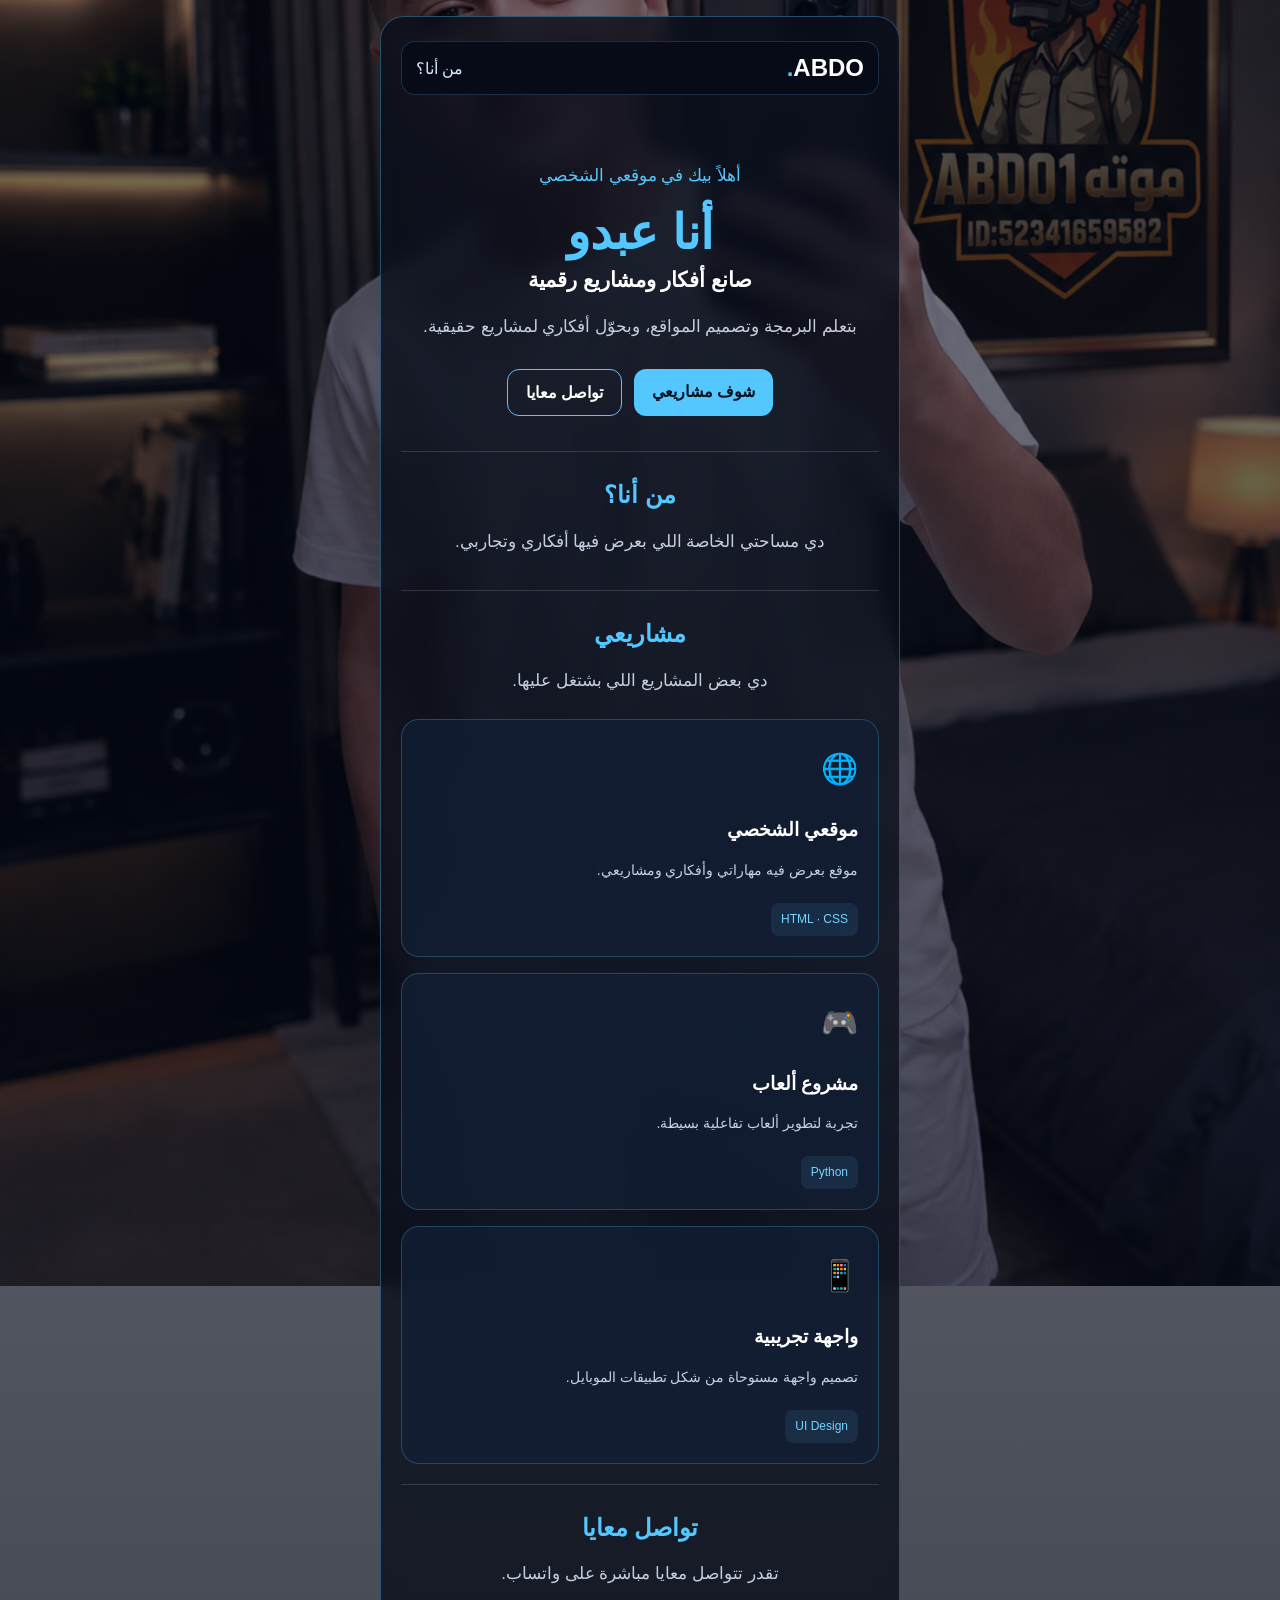
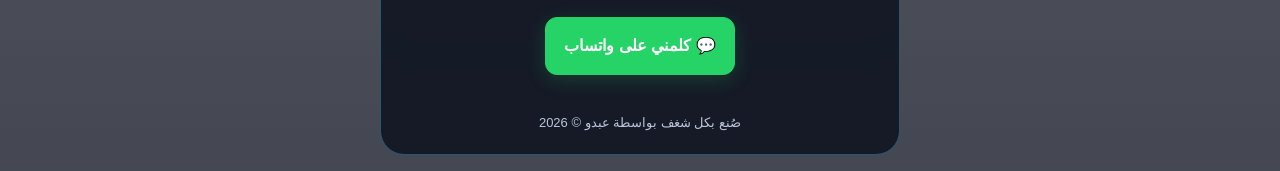
<file: index.html>
<!DOCTYPE html>
<html lang="ar" dir="rtl">
<head>
    <meta charset="UTF-8">
    <meta name="viewport" content="width=device-width, initial-scale=1.0">
    <meta name="theme-color" content="#080d1a">
    <title>عبدو | مطور ومصمم مواقع</title>
    <link rel="stylesheet" href="style.css">
</head>
<body>

    <main class="container">
        <nav class="navbar">
            <a href="#" class="logo">ABDO<span>.</span></a>
            <a href="about.html" class="nav-link">من أنا؟</a>
        </nav>

        <section class="hero">
            <p class="welcome">أهلاً بيك في موقعي الشخصي</p>

            <h1>أنا <span>عبدو</span></h1>

            <h2>صانع أفكار ومشاريع رقمية</h2>

            <p class="description">
                بتعلم البرمجة وتصميم المواقع،
                وبحوّل أفكاري لمشاريع حقيقية.
            </p>

            <div class="buttons">
                <a href="projects.html" class="btn primary">
                    شوف مشاريعي
                </a>
                <a href="#contact" class="btn secondary">
                    تواصل معايا
                </a>
            </div>
        </section>

        <section id="about" class="info">
            <h2>من أنا؟</h2>
            <p>دي مساحتي الخاصة اللي بعرض فيها أفكاري وتجاربي.</p>
        </section>

        <section id="projects" class="info">
            <h2>مشاريعي</h2>
            <p>دي بعض المشاريع اللي بشتغل عليها.</p>

            <div class="project-grid">
                <article class="project-card">
                    <span class="project-icon">🌐</span>
                    <h3>موقعي الشخصي</h3>
                    <p>موقع بعرض فيه مهاراتي وأفكاري ومشاريعي.</p>
                    <span class="project-tag">HTML · CSS</span>
                </article>

                <article class="project-card">
                    <span class="project-icon">🎮</span>
                    <h3>مشروع ألعاب</h3>
                    <p>تجربة لتطوير ألعاب تفاعلية بسيطة.</p>
                    <span class="project-tag">Python</span>
                </article>

                <article class="project-card">
                    <span class="project-icon">📱</span>
                    <h3>واجهة تجريبية</h3>
                    <p>تصميم واجهة مستوحاة من شكل تطبيقات الموبايل.</p>
                    <span class="project-tag">UI Design</span>
                </article>
            </div>
        </section>

        <section id="contact" class="info">
            <h2>تواصل معايا</h2>
            <p>تقدر تتواصل معايا مباشرة على واتساب.</p>
            <a class="btn whatsapp"
               href="https://wa.me/201285999485"
               target="_blank"
               rel="noopener noreferrer">
                💬 كلمني على واتساب
            </a>
        </section>

        <footer>صُنع بكل شغف بواسطة عبدو © 2026</footer>
    </main>

</body>
</html>
</file>
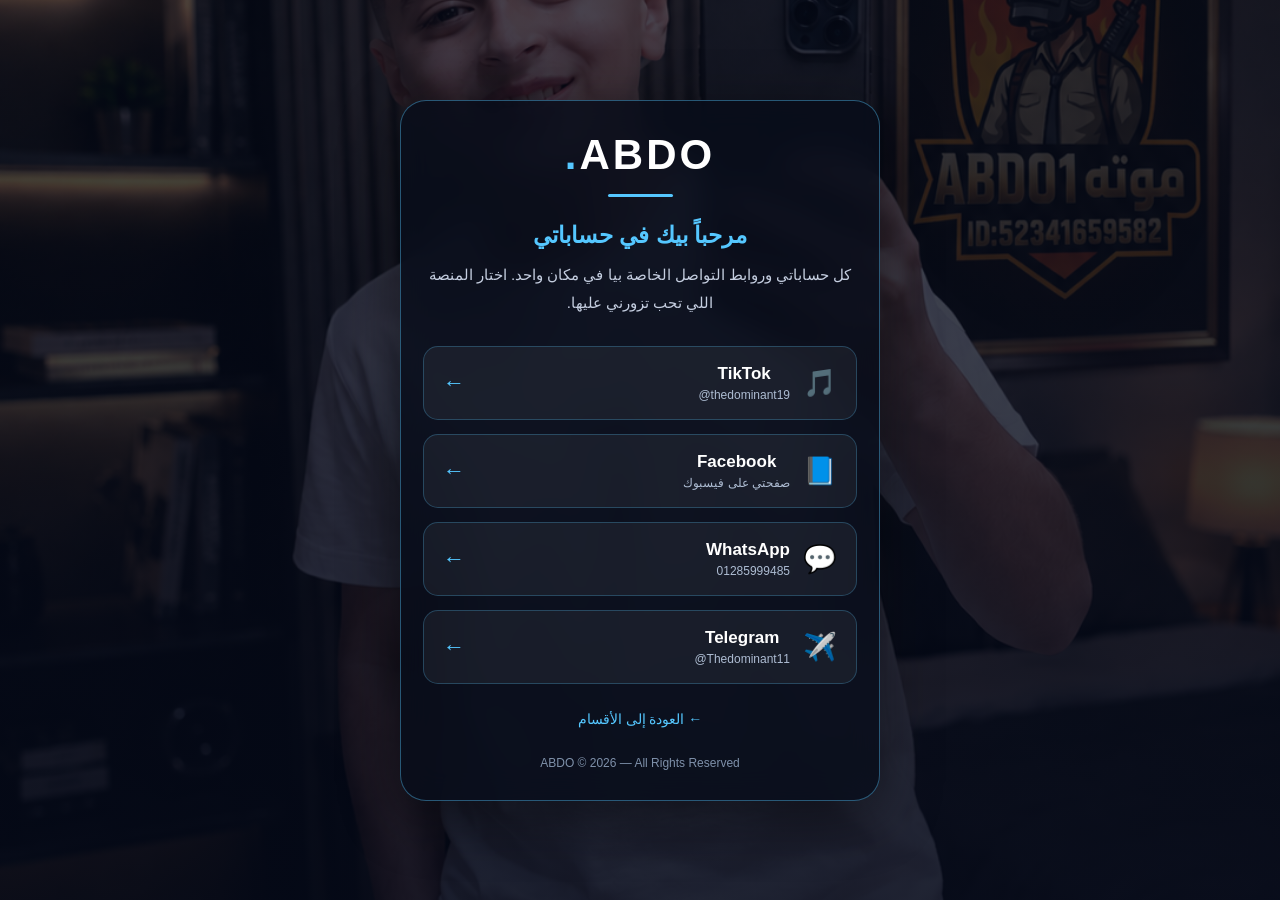
<file: sections/social-hub/index.html>
<!DOCTYPE html>
<html lang="ar" dir="rtl">
<head>
<meta charset="UTF-8">
<meta name="viewport" content="width=device-width, initial-scale=1.0">
<meta name="theme-color" content="#080d1a">
<title>ABDO | Social Hub</title>

<style>
* {
    margin: 0;
    padding: 0;
    box-sizing: border-box;
}

body {
    font-family: sans-serif;
    background:
      linear-gradient(rgba(5,10,25,.72),rgba(5,10,25,.88)),
      url("../../background.png") center/cover fixed;
    color: white;
    min-height: 100vh;
    display: flex;
    align-items: center;
    justify-content: center;
    padding: 22px;
}

.container {
    width: 100%;
    max-width: 480px;
    padding: 30px 22px;
    text-align: center;
    background: rgba(8,13,26,.82);
    border: 1px solid rgba(85,199,255,.4);
    border-radius: 26px;
    backdrop-filter: blur(15px);
    box-shadow: 0 15px 60px rgba(0,0,0,.4);
}

.logo {
    font-size: 42px;
    font-weight: 900;
    letter-spacing: 3px;
    color: white;
}

.logo span {
    color: #55c7ff;
}

.line {
    width: 65px;
    height: 3px;
    background: #55c7ff;
    margin: 15px auto 25px;
    border-radius: 10px;
}

h2 {
    color: #55c7ff;
    font-size: 23px;
    margin-bottom: 12px;
}

.description {
    color: #c5cee0;
    line-height: 1.9;
    margin-bottom: 28px;
    font-size: 15px;
}

.social-list {
    display: grid;
    gap: 14px;
}

.social {
    display: flex;
    align-items: center;
    justify-content: space-between;
    padding: 17px 19px;
    border-radius: 15px;
    border: 1px solid rgba(85,199,255,.25);
    background: rgba(255,255,255,.055);
    color: white;
    text-decoration: none;
    transition: .3s;
}

.social:hover {
    transform: translateY(-4px);
    background: rgba(85,199,255,.15);
    border-color: #55c7ff;
    box-shadow: 0 5px 25px rgba(85,199,255,.12);
}

.social-info {
    display: flex;
    align-items: center;
    gap: 13px;
}

.icon {
    font-size: 27px;
}

.name {
    font-size: 17px;
    font-weight: bold;
}

.username {
    color: #aebdd3;
    font-size: 12px;
    margin-top: 4px;
    direction: ltr;
    text-align: right;
}

.arrow {
    color: #55c7ff;
    font-size: 22px;
}

.back {
    display: inline-block;
    margin-top: 27px;
    color: #55c7ff;
    text-decoration: none;
    font-size: 14px;
}

footer {
    color: #7f91aa;
    font-size: 12px;
    margin-top: 28px;
}

</style>
</head>

<body>

<main class="container">

    <div class="logo">ABDO<span>.</span></div>
    <div class="line"></div>

    <h2>مرحباً بيك في حساباتي</h2>

    <p class="description">
        كل حساباتي وروابط التواصل الخاصة بيا
        في مكان واحد. اختار المنصة اللي تحب تزورني عليها.
    </p>

    <div class="social-list">

        <a class="social"
           href="https://www.tiktok.com/@thedominant19"
           target="_blank" rel="noopener noreferrer">
            <div class="social-info">
                <span class="icon">🎵</span>
                <div>
                    <div class="name">TikTok</div>
                    <div class="username">@thedominant19</div>
                </div>
            </div>
            <span class="arrow">←</span>
        </a>

        <a class="social"
           href="https://www.facebook.com/share/19Y8r3nisT/"
           target="_blank" rel="noopener noreferrer">
            <div class="social-info">
                <span class="icon">📘</span>
                <div>
                    <div class="name">Facebook</div>
                    <div class="username">صفحتي على فيسبوك</div>
                </div>
            </div>
            <span class="arrow">←</span>
        </a>

        <a class="social"
           href="https://wa.me/201285999485"
           target="_blank" rel="noopener noreferrer">
            <div class="social-info">
                <span class="icon">💬</span>
                <div>
                    <div class="name">WhatsApp</div>
                    <div class="username">01285999485</div>
                </div>
            </div>
            <span class="arrow">←</span>
        </a>

        <a class="social"
           href="https://t.me/Thedominant11"
           target="_blank" rel="noopener noreferrer">
            <div class="social-info">
                <span class="icon">✈️</span>
                <div>
                    <div class="name">Telegram</div>
                    <div class="username">@Thedominant11</div>
                </div>
            </div>
            <span class="arrow">←</span>
        </a>

    </div>

    <a class="back" href="../../projects.html">
        ← العودة إلى الأقسام
    </a>

    <footer>ABDO © 2026 — All Rights Reserved</footer>

</main>

</body>
</html>
</file>
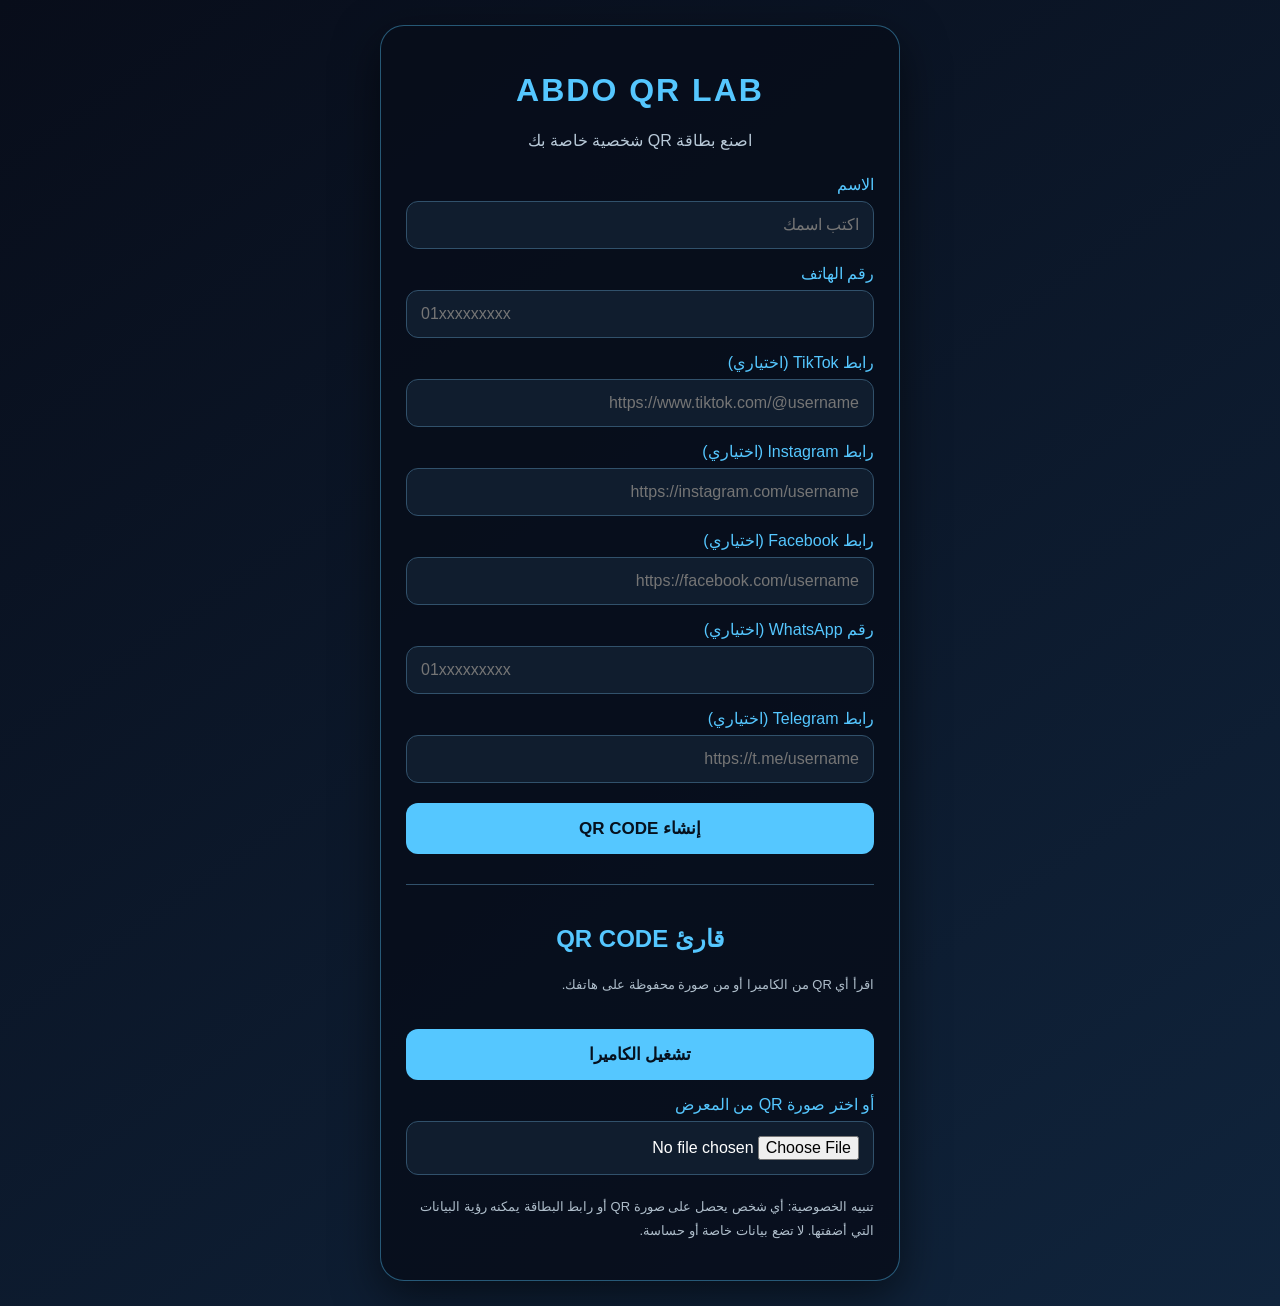
<file: sections/apps/abdo-qr-lab/index.html>
<!DOCTYPE html>
<html lang="ar" dir="rtl">
<head>
<meta charset="UTF-8">
<meta name="viewport" content="width=device-width, initial-scale=1.0">
<title>ABDO QR LAB</title>
<style>
*{box-sizing:border-box}
body{
 margin:0;padding:25px 15px;min-height:100vh;
 font-family:Arial,sans-serif;color:#fff;
 background:linear-gradient(145deg,#080d1a,#10243c);
}
.container{
 max-width:520px;margin:auto;padding:25px;
 background:rgba(8,13,26,.85);
 border:1px solid rgba(85,199,255,.4);
 border-radius:24px;box-shadow:0 15px 45px #0008;
}
h1{text-align:center;color:#55c7ff;letter-spacing:2px}
.subtitle{text-align:center;color:#b8c9d8;margin-bottom:25px}
label{display:block;margin:15px 0 7px;color:#55c7ff}
input{
 width:100%;padding:14px;border-radius:12px;
 border:1px solid #31516b;background:#101d2e;
 color:white;font-size:16px;outline:none;
}
input:focus{border-color:#55c7ff}
button{
 width:100%;padding:15px;margin-top:20px;
 border:0;border-radius:12px;background:#55c7ff;
 color:#06111e;font-weight:bold;font-size:17px;
}
#result{display:none;text-align:center;margin-top:25px}
#qr{background:white;padding:12px;border-radius:15px;max-width:100%}
.note{font-size:13px;line-height:1.8;color:#aebdca;margin-top:20px}
</style>
</head>
<body>
<div class="container">
<h1>ABDO QR LAB</h1>
<p class="subtitle">اصنع بطاقة QR شخصية خاصة بك</p>

<label>الاسم</label>
<input id="name" maxlength="35" placeholder="اكتب اسمك">

<label>رقم الهاتف</label>
<input id="phone" type="tel" maxlength="20" placeholder="01xxxxxxxxx">

<label>رابط TikTok (اختياري)</label>
<input id="tiktok" placeholder="https://www.tiktok.com/@username">

<label>رابط Instagram (اختياري)</label>
<input id="instagram" placeholder="https://instagram.com/username">

<label>رابط Facebook (اختياري)</label>
<input id="facebook" placeholder="https://facebook.com/username">

<label>رقم WhatsApp (اختياري)</label>
<input id="whatsapp" type="tel" maxlength="20" placeholder="01xxxxxxxxx">

<label>رابط Telegram (اختياري)</label>
<input id="telegram" placeholder="https://t.me/username">

<button onclick="generateQR()">إنشاء QR CODE</button>

<div id="result">
<h2 style="color:#55c7ff">تم إنشاء الكود بنجاح</h2>
<div id="qr"></div>
<button onclick="saveQR()">حفظ صورة QR</button>
<button onclick="copyLink()" style="background:#263d55;color:white">نسخ رابط البطاقة</button>
<p id="status" class="note"></p>
</div>


<div id="reader" style="margin-top:30px;padding-top:20px;border-top:1px solid #31516b">
<h2 style="text-align:center;color:#55c7ff">قارئ QR CODE</h2>
<p class="note">اقرأ أي QR من الكاميرا أو من صورة محفوظة على هاتفك.</p>
<button onclick="startScanner()">تشغيل الكاميرا</button>
<label for="qrFile">أو اختر صورة QR من المعرض</label>
<input id="qrFile" type="file" accept="image/*" onchange="readQRImage(event)">
<video id="qrVideo" playsinline style="display:none;width:100%;margin-top:15px;border-radius:12px"></video>
<button id="stopScanner" onclick="stopScanner()" style="display:none;background:#263d55;color:white">إيقاف الكاميرا</button>
<p id="readerStatus" class="note"></p>
<div id="readResult" style="display:none;margin-top:15px">
<label>محتويات QR:</label>
<div id="qrPretty" style="text-align:right;background:#142b40;padding:15px;border-radius:12px;margin-bottom:12px;line-height:2;overflow-wrap:anywhere"></div>
<textarea id="qrContent" readonly style="width:100%;min-height:110px;padding:12px;border-radius:12px;background:#101d2e;color:white;border:1px solid #55c7ff;direction:auto"></textarea>
<button onclick="copyQRContent()">نسخ المحتوى</button>
</div>
</div>

<p class="note">
تنبيه الخصوصية: أي شخص يحصل على صورة QR أو رابط البطاقة يمكنه رؤية البيانات التي أضفتها.
لا تضع بيانات خاصة أو حساسة.
</p>
</div>

<script src="qrcode.min.js"></script>
<script>
let qrDetector=null, qrStream=null, scanFrame=null;

async function getQRDetector(){
 if(!("BarcodeDetector" in window)) throw Error("المتصفح لا يدعم قراءة QR المدمجة. جرّب Chrome محدثًا.");
 const formats=await BarcodeDetector.getSupportedFormats();
 if(!formats.includes("qr_code")) throw Error("قارئ QR غير مدعوم في هذا المتصفح.");
 return new BarcodeDetector({formats:["qr_code"]});
}

function addQRLine(label,value){
 if(!value)return;
 const box=document.getElementById("qrPretty");
 const row=document.createElement("p");
 const title=document.createElement("strong");
 const content=document.createElement("span");
 title.textContent=label+": ";
 content.textContent=value;
 row.append(title,content);
 box.appendChild(row);
}

function renderQRDetails(value){
 const box=document.getElementById("qrPretty");
 box.replaceChildren();

 const showRaw=()=>addQRLine("النص الموجود داخل الرمز",value);

 try{
  if(value.startsWith("WIFI:")){
   const part=value.slice(5);
   const get=k=>{
    const m=part.match(new RegExp("(?:^|;)"+k+":((?:\\\\\\\\.|[^;])*)"));
    return m?m[1].replace(/\\\\([;,:\\\\])/g,"$1"):"";
   };
   addQRLine("نوع الشبكة",get("T")||"غير محدد");
   addQRLine("اسم شبكة Wi-Fi",get("S"));
   addQRLine("كلمة المرور",get("P")||"لا توجد");
   addQRLine("إخفاء الشبكة",get("H"));
   return;
  }

  if(/^BEGIN:VCARD/i.test(value)){
   const lines=value.replace(/\r/g,"").split("\n");
   for(const [key,label] of [["FN","الاسم"],["N","الاسم الكامل"],["ORG","الشركة"],["TITLE","الوظيفة"],["TEL","الهاتف"],["EMAIL","البريد الإلكتروني"],["URL","الموقع"],["ADR","العنوان"]]){
    const found=lines.filter(x=>x.toUpperCase().startsWith(key+";")||x.toUpperCase().startsWith(key+":"));
    found.forEach(x=>addQRLine(label,x.slice(x.indexOf(":")+1)));
   }
   return;
  }

  if(value.startsWith("MECARD:")){
   const data=value.slice(7);
   for(const [key,label] of [["N","الاسم"],["TEL","الهاتف"],["EMAIL","البريد الإلكتروني"],["URL","الموقع"],["ADR","العنوان"]]){
    const m=data.match(new RegExp("(?:^|;)"+key+":([^;]*)"));
    if(m)addQRLine(label,m[1]);
   }
   return;
  }

  if(/^https?:\/\//i.test(value)){
   const url=new URL(value);
   addQRLine("نوع البيانات","رابط موقع إلكتروني");
   addQRLine("الموقع",url.hostname);
   addQRLine("الرابط",value);

   if(url.pathname.endsWith("/profile.html")&&url.hash.length>1){
    try{
     let b64=url.hash.slice(1).replace(/-/g,"+").replace(/_/g,"/");
     b64+="=".repeat((4-b64.length%4)%4);
     const decoded=decodeURIComponent(Array.from(atob(b64),c=>"%"+c.charCodeAt(0).toString(16).padStart(2,"0")).join(""));
     const data=JSON.parse(decoded);
     if(data&&data.n){
      box.replaceChildren();
      addQRLine("نوع البيانات","بطاقة تعريف ABDO");
      addQRLine("الاسم",data.n);
      addQRLine("رقم الهاتف",data.p);
      addQRLine("TikTok",data.tt);
      addQRLine("Instagram",data.ig);
      addQRLine("Facebook",data.fb);
      addQRLine("WhatsApp",data.wa);
      addQRLine("Telegram",data.tg);
      return;
     }
    }catch(e){}
   }
   return;
  }

  if(/^mailto:/i.test(value)){
   addQRLine("نوع البيانات","بريد إلكتروني");
   addQRLine("العنوان",value.slice(7).split("?")[0]);
   return;
  }

  if(/^tel:/i.test(value)){
   addQRLine("نوع البيانات","رقم هاتف");
   addQRLine("رقم الهاتف",value.slice(4));
   return;
  }

  if(/^(sms|smsto):/i.test(value)){
   addQRLine("نوع البيانات","رسالة SMS");
   addQRLine("البيانات",value);
   return;
  }

  if(/^geo:/i.test(value)){
   addQRLine("نوع البيانات","موقع جغرافي");
   addQRLine("الإحداثيات",value.slice(4));
   return;
  }

  addQRLine("نوع البيانات","نص أو بيانات عامة");
  showRaw();
 }catch(e){
  showRaw();
 }
}

function showQRResult(value){
 document.getElementById("qrContent").value=value;
 renderQRDetails(value);
 document.getElementById("readResult").style.display="block";
 document.getElementById("readerStatus").textContent="تمت قراءة QR بنجاح.";
 stopScanner();
}

async function startScanner(){
 try{
  qrDetector=await getQRDetector();
  qrStream=await navigator.mediaDevices.getUserMedia({video:{facingMode:{ideal:"environment"}},audio:false});
  const video=document.getElementById("qrVideo");
  video.srcObject=qrStream;
  video.style.display="block";
  document.getElementById("stopScanner").style.display="block";
  await video.play();
  document.getElementById("readerStatus").textContent="وجّه الكاميرا نحو رمز QR.";
  const scan=async()=>{
   if(!qrStream)return;
   try{
    const codes=await qrDetector.detect(video);
    if(codes.length){showQRResult(codes[0].rawValue);return;}
   }catch(e){}
   scanFrame=requestAnimationFrame(scan);
  };
  scan();
 }catch(e){
  document.getElementById("readerStatus").textContent="تعذر تشغيل القارئ: "+e.message;
  stopScanner();
 }
}

function stopScanner(){
 if(scanFrame)cancelAnimationFrame(scanFrame);
 scanFrame=null;
 if(qrStream){qrStream.getTracks().forEach(t=>t.stop());qrStream=null;}
 const video=document.getElementById("qrVideo");
 video.pause();video.srcObject=null;video.style.display="none";
 document.getElementById("stopScanner").style.display="none";
}

async function readQRImage(event){
 const file=event.target.files[0];
 if(!file)return;
 try{
  qrDetector=await getQRDetector();
  const bitmap=await createImageBitmap(file);
  const codes=await qrDetector.detect(bitmap);
  bitmap.close();
  if(codes.length)showQRResult(codes[0].rawValue);
  else document.getElementById("readerStatus").textContent="لم يتم العثور على QR في الصورة.";
 }catch(e){
  document.getElementById("readerStatus").textContent="تعذر قراءة الصورة: "+e.message;
 }
 event.target.value="";
}

async function copyQRContent(){
 const value=document.getElementById("qrContent").value;
 try{await navigator.clipboard.writeText(value);alert("تم نسخ المحتوى.");}
 catch(e){alert("تعذر النسخ من المتصفح.");}
}

</script>
<script>
let profileLink="";

function validLink(value){
 if(!value.trim()) return "";
 try{
  const u=new URL(value);
  if(u.protocol==="https:" &&
  ["tiktok.com","www.tiktok.com","instagram.com","www.instagram.com",
   "facebook.com","www.facebook.com","m.facebook.com",
   "t.me","www.t.me"].includes(u.hostname)) return u.href;
 }catch(e){}
 return "";
}

function generateQR(){
 const name=document.getElementById("name").value.trim();
 const phone=document.getElementById("phone").value.trim();
 if(!name){alert("اكتب الاسم الأول");return;}
 if(!phone){alert("اكتب رقم الهاتف");return;}

 const data={
  n:name,p:phone,
  tt:validLink(document.getElementById("tiktok").value),
  ig:validLink(document.getElementById("instagram").value),
  fb:validLink(document.getElementById("facebook").value),
  wa:document.getElementById("whatsapp").value.replace(/\D/g,""),
  tg:validLink(document.getElementById("telegram").value)
 };

 const encoded=btoa(unescape(encodeURIComponent(JSON.stringify(data))))
  .replace(/\+/g,"-").replace(/\//g,"_").replace(/=+$/,"");

 profileLink=new URL("profile.html",location.href).href+"#"+encoded;

 const box=document.getElementById("qr");
 box.innerHTML="";
 document.getElementById("result").style.display="block";

 new QRCode(box,{
  text:profileLink,
  width:260,
  height:260,
  colorDark:"#000000",
  colorLight:"#ffffff",
  correctLevel:QRCode.CorrectLevel.M
 });

 document.getElementById("status").textContent=
  "امسح الكود بكاميرا هاتف لفتح البطاقة الشخصية.";
}

function saveQR(){
 const img=document.querySelector("#qr img");
 if(!img){alert("أنشئ QR الأول");return;}
 const a=document.createElement("a");
 a.download="ABDO-QR.png";
 a.href=img.src;
 a.click();
}

function copyLink(){
 if(!profileLink)return;
 navigator.clipboard.writeText(profileLink)
 .then(()=>alert("تم نسخ الرابط"))
 .catch(()=>alert("المتصفح لم يسمح بالنسخ. استخدم رابط البطاقة من شريط العنوان بعد إنشائها."));
}
</script>
</body>
</html>
</file>
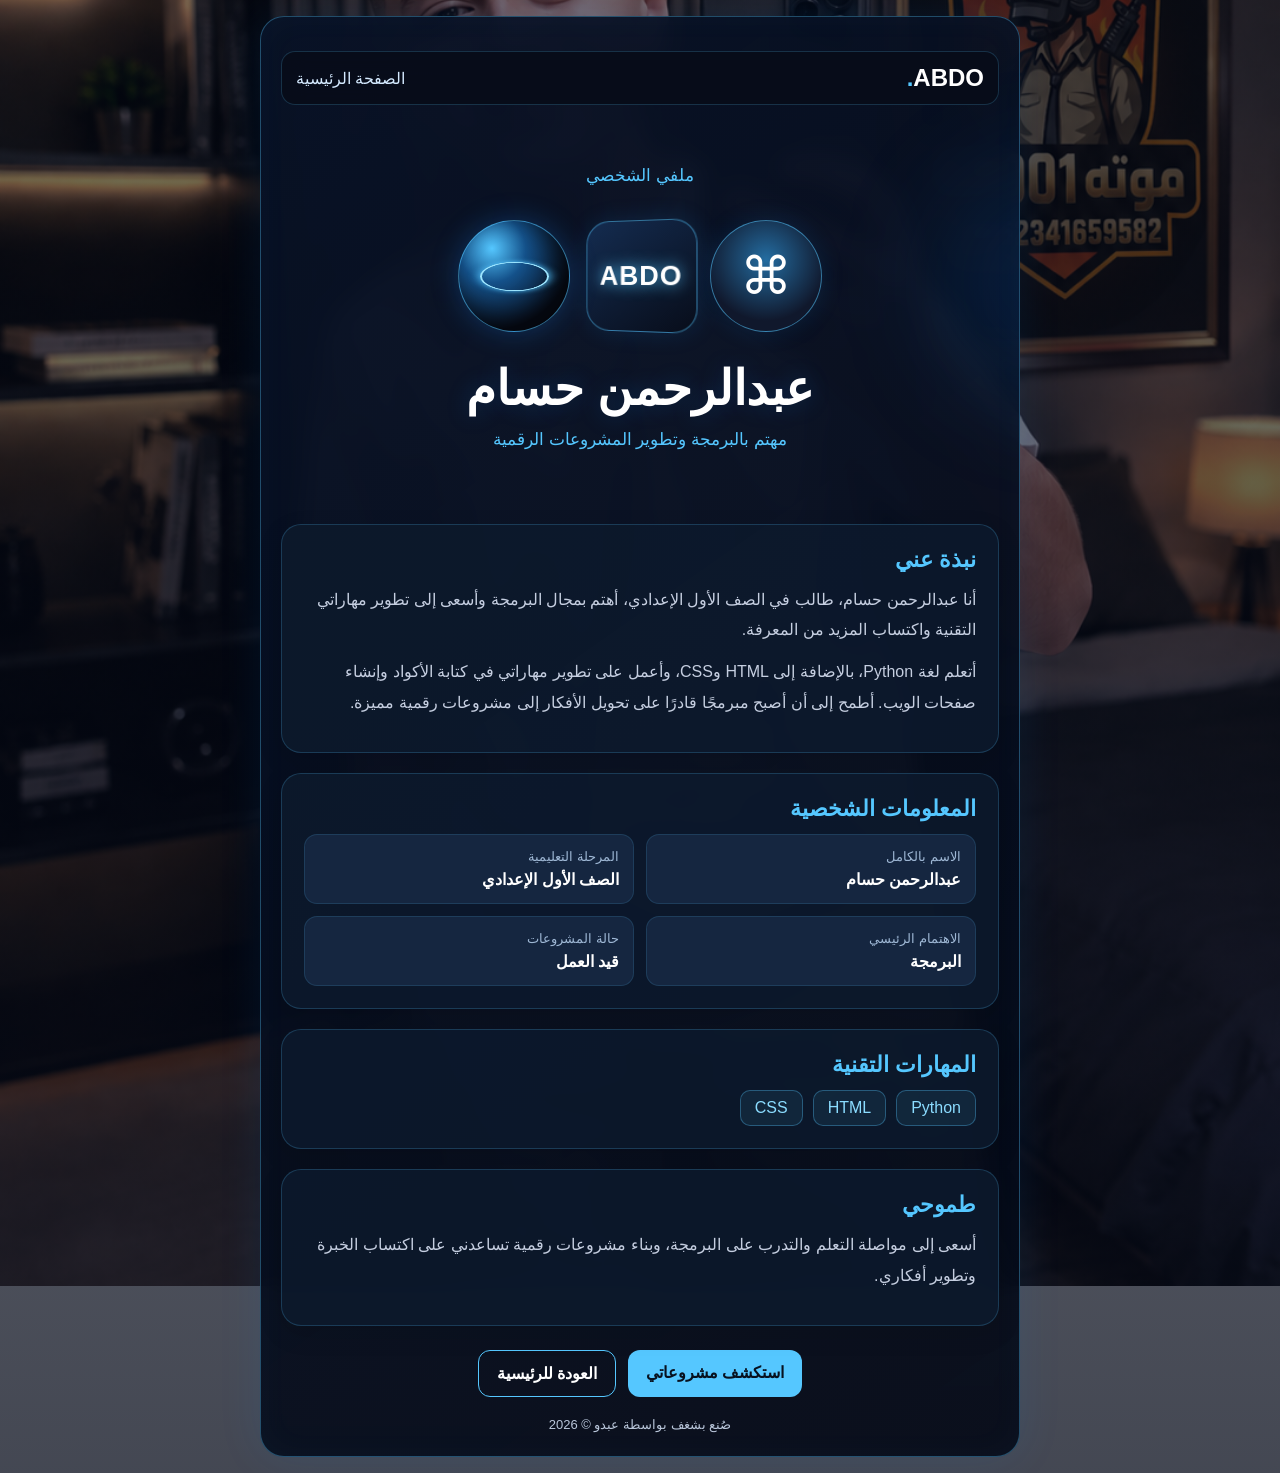
<file: about.html>
<!DOCTYPE html>
<html lang="ar" dir="rtl">
<head>
<meta charset="UTF-8">
<meta name="viewport" content="width=device-width, initial-scale=1.0">
<meta name="theme-color" content="#080d1a">
<title>عنّي | ABDO</title>
<link rel="stylesheet" href="style.css">
<link rel="stylesheet" href="about-effects.css">
<style>
.about-page{max-width:760px;margin:auto}
.profile-visual{display:flex;justify-content:center;align-items:center;gap:14px;flex-wrap:wrap;margin:28px 0}
.avatar,.monogram,.orb{width:112px;height:112px;border-radius:24px;display:flex;align-items:center;justify-content:center;background:linear-gradient(145deg,#142c50,#080d1a);border:1px solid #55c7ff88;box-shadow:0 0 25px #168bff22}
.avatar{border-radius:50%;font-size:52px;background:radial-gradient(circle at 50% 35%,#246ca0,#10182c 68%)}
.monogram{font-size:27px;font-weight:900;letter-spacing:1px;color:#fff;text-shadow:0 0 15px #55c7ff;transform:perspective(300px) rotateY(-8deg)}
.orb{border-radius:50%;background:radial-gradient(circle at 30% 25%,#55c7ff,#14518a 30%,#080d1a 72%);animation:floatOrb 3s ease-in-out infinite;box-shadow:inset -12px -10px 25px #0008,0 0 28px #168bff44}
.orb:before{content:"";width:65px;height:65px;border:2px solid #9ce5ff;border-radius:50%;box-shadow:0 0 12px #55c7ff;transform:rotateX(65deg)}
.profile-name{font-size:34px;margin:10px 0;color:#fff}
.profile-subtitle{color:#55c7ff;font-size:17px}
.bio-card{margin-top:20px;padding:22px;text-align:right;background:#0e1a2dd9;border:1px solid #55c7ff35;border-radius:20px}
.bio-card h2{color:#55c7ff;margin-bottom:12px;font-size:22px}
.bio-card p{font-size:16px}
.details{display:grid;grid-template-columns:repeat(2,minmax(0,1fr));gap:12px}
.detail{padding:14px;background:#152640;border-radius:13px;border:1px solid #55c7ff24}
.detail small{display:block;color:#9eb7d4;margin-bottom:6px}
.detail strong{overflow-wrap:anywhere}
.skill-list{display:flex;flex-wrap:wrap;gap:10px}
.skill{padding:8px 14px;border-radius:10px;color:#8bdcff;background:#55c7ff15;border:1px solid #55c7ff55}
@keyframes floatOrb{0%,100%{transform:translateY(0) rotate(0)}50%{transform:translateY(-8px) rotate(8deg)}}
@media(max-width:420px){.profile-visual{gap:9px}.avatar,.monogram,.orb{width:88px;height:88px;border-radius:20px}.avatar{border-radius:50%;font-size:42px}.monogram{font-size:22px}.orb:before{width:52px;height:52px}.profile-name{font-size:29px}.details{grid-template-columns:1fr}.bio-card{padding:17px}}
@media(prefers-reduced-motion:reduce){.orb{animation:none}}
</style>
</head>
<body>
<main class="container about-page">
<nav class="navbar">
<a href="index.html" class="logo">ABDO<span>.</span></a>
<a href="index.html" class="nav-link">الصفحة الرئيسية</a>
</nav>

<header class="hero">
<p class="welcome">ملفي الشخصي</p>
<div class="profile-visual" aria-label="أفاتار تقني وشعار ومجسم ثلاثي الأبعاد">
<div class="avatar" role="img" aria-label="صورة رمزية تقنية">⌘</div>
<div class="monogram" aria-label="شعار ABDO">ABDO</div>
<div class="orb" role="img" aria-label="مجسم كروي ثلاثي الأبعاد"></div>
</div>
<h1 class="profile-name">عبدالرحمن حسام</h1>
<p class="profile-subtitle">مهتم بالبرمجة وتطوير المشروعات الرقمية</p>
</header>

<section class="bio-card">
<h2>نبذة عني</h2>
<p>أنا عبدالرحمن حسام، طالب في الصف الأول الإعدادي، أهتم بمجال البرمجة وأسعى إلى تطوير مهاراتي التقنية واكتساب المزيد من المعرفة.</p>
<p>أتعلم لغة Python، بالإضافة إلى HTML وCSS، وأعمل على تطوير مهاراتي في كتابة الأكواد وإنشاء صفحات الويب. أطمح إلى أن أصبح مبرمجًا قادرًا على تحويل الأفكار إلى مشروعات رقمية مميزة.</p>
</section>

<section class="bio-card">
<h2>المعلومات الشخصية</h2>
<div class="details">
<div class="detail"><small>الاسم بالكامل</small><strong>عبدالرحمن حسام</strong></div>
<div class="detail"><small>المرحلة التعليمية</small><strong>الصف الأول الإعدادي</strong></div>
<div class="detail"><small>الاهتمام الرئيسي</small><strong>البرمجة</strong></div>
<div class="detail"><small>حالة المشروعات</small><strong>قيد العمل</strong></div>
</div>
</section>

<section class="bio-card">
<h2>المهارات التقنية</h2>
<div class="skill-list">
<span class="skill">Python</span>
<span class="skill">HTML</span>
<span class="skill">CSS</span>
</div>
</section>

<section class="bio-card">
<h2>طموحي</h2>
<p>أسعى إلى مواصلة التعلم والتدرب على البرمجة، وبناء مشروعات رقمية تساعدني على اكتساب الخبرة وتطوير أفكاري.</p>
</section>

<div class="buttons" style="margin-top:24px">
<a href="projects.html" class="btn primary">استكشف مشروعاتي</a>
<a href="index.html" class="btn secondary">العودة للرئيسية</a>
</div>
<footer>صُنع بشغف بواسطة عبدو © 2026</footer>
</main>
</body>
</html>
</file>
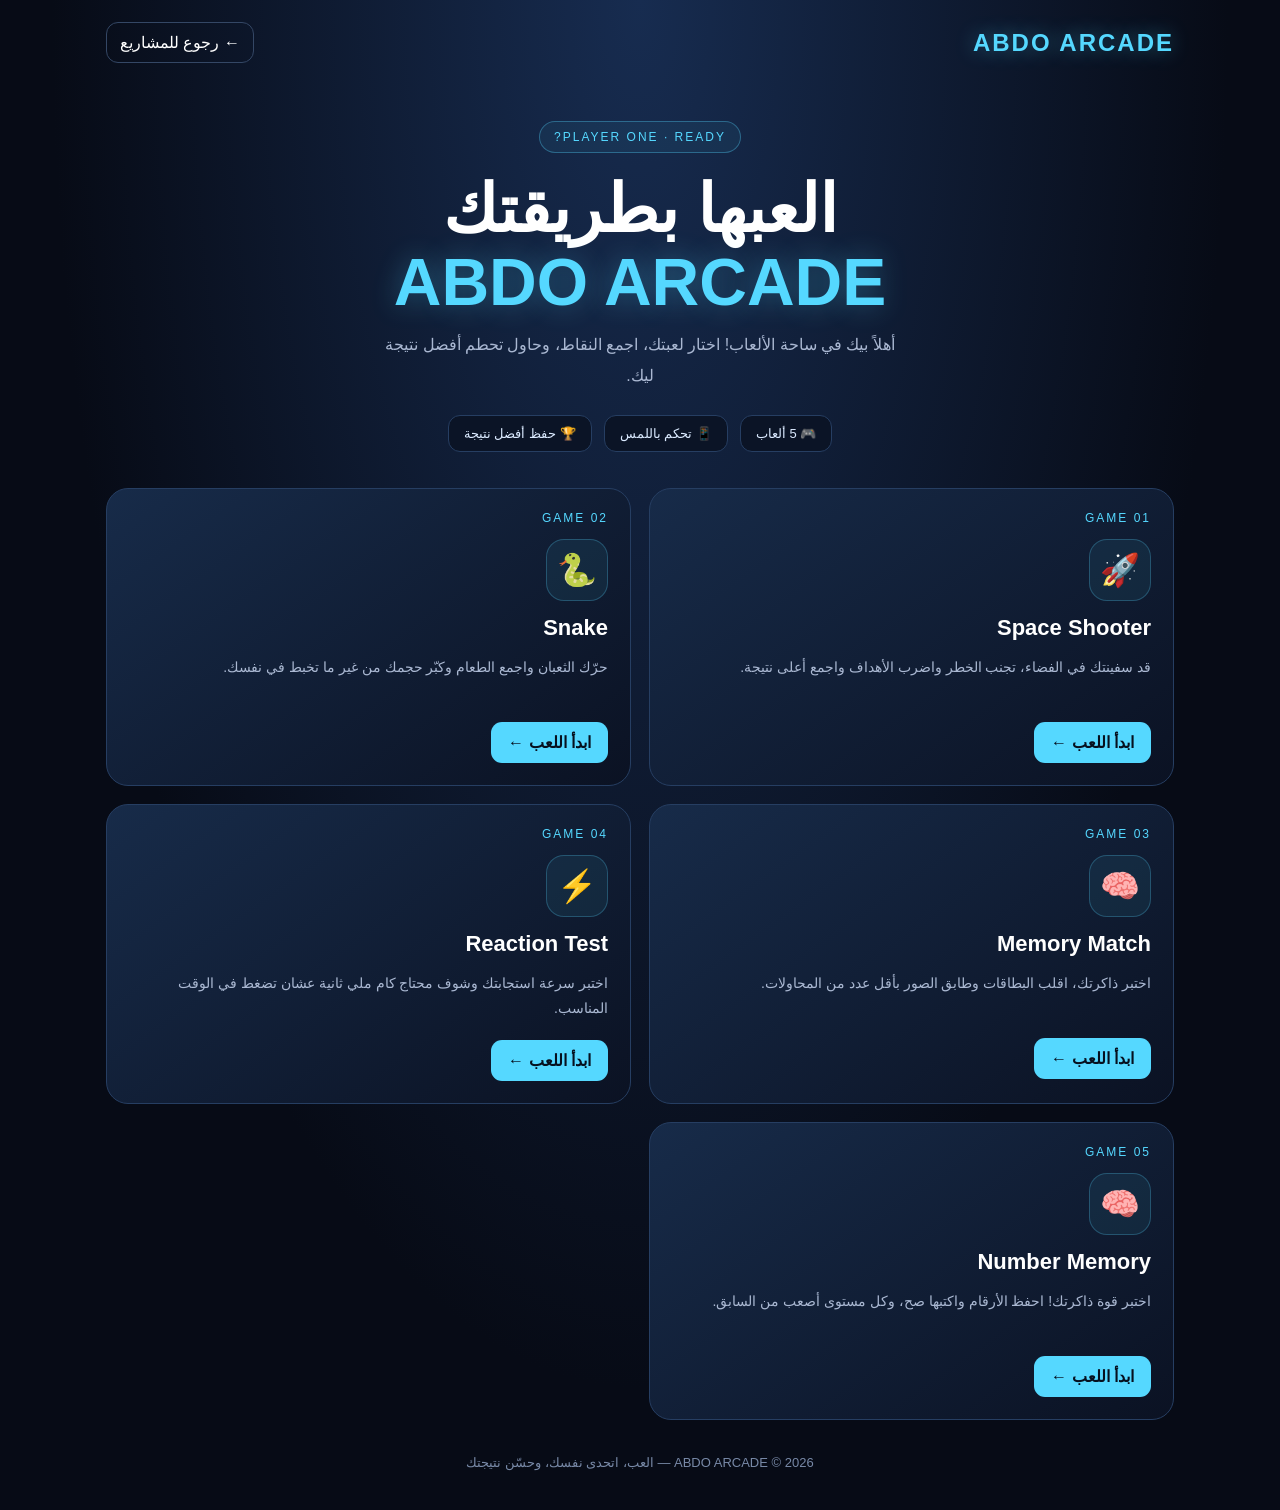
<file: games.html>
<!DOCTYPE html>
<html lang="ar" dir="rtl">
<head>
<meta charset="UTF-8">
<meta name="viewport" content="width=device-width, initial-scale=1">
<meta name="theme-color" content="#070b16">
<title>ABDO ARCADE | عالم الألعاب</title>
<style>
:root{color-scheme:dark;--bg:#070b16;--panel:#101b31;--cyan:#55d8ff;--muted:#aab8d2}
*{box-sizing:border-box}
body{margin:0;background:radial-gradient(ellipse at top,#172c50 0%,var(--bg) 65%);color:#fff;font-family:Arial,sans-serif;min-height:100vh}
.wrap{max-width:1100px;margin:auto;padding:22px 16px 40px}
nav{display:flex;align-items:center;justify-content:space-between;gap:12px}
.logo{font-size:24px;font-weight:900;letter-spacing:2px;color:var(--cyan);text-shadow:0 0 20px #55d8ff70}
a{color:inherit;text-decoration:none}
.back{border:1px solid #344765;padding:10px 13px;border-radius:12px}
.hero{text-align:center;padding:58px 0 36px}
.tag{display:inline-block;color:var(--cyan);border:1px solid #55d8ff55;background:#55d8ff10;border-radius:30px;padding:8px 14px;font-size:12px;letter-spacing:2px}
h1{font-size:clamp(35px,8vw,66px);margin:20px 0 12px;line-height:1.1}
h1 span{color:var(--cyan);text-shadow:0 0 28px #55d8ff55}
.hero p{color:var(--muted);line-height:1.9;margin:auto;max-width:540px}
.stats{display:flex;justify-content:center;gap:12px;flex-wrap:wrap;margin-top:24px}
.stat{border:1px solid #263e62;background:#0b1426;padding:10px 15px;border-radius:12px;color:#dbeaff;font-size:13px}
.grid{display:grid;grid-template-columns:repeat(2,minmax(0,1fr));gap:18px}
.card{position:relative;overflow:hidden;border:1px solid #263e62;border-radius:22px;padding:22px;background:linear-gradient(145deg,#172b49,#0b1223);transition:transform .2s,border-color .2s;min-height:235px}
.card:hover{transform:translateY(-5px);border-color:var(--cyan)}
.icon{width:62px;height:62px;display:grid;place-items:center;border-radius:18px;background:#55d8ff12;border:1px solid #55d8ff40;font-size:32px;margin:14px 0}
.number{font-size:12px;color:var(--cyan);letter-spacing:2px}
h2{font-size:22px;margin:8px 0}
.card p{color:var(--muted);font-size:14px;line-height:1.8;min-height:48px}
.play{display:inline-block;background:var(--cyan);color:#06101e;font-weight:bold;padding:11px 17px;border-radius:11px;margin-top:5px}
.play:active{transform:scale(.97)}
footer{text-align:center;color:#7889a7;font-size:13px;padding-top:35px}
@media(max-width:600px){.grid{grid-template-columns:1fr}.hero{padding:42px 0 28px}.card{min-height:0}.back{font-size:13px}}
@media(prefers-reduced-motion:reduce){*{transition:none!important}}
</style>
</head>
<body>
<main class="wrap">
<nav>
<div class="logo">ABDO ARCADE</div>
<a class="back" href="projects.html">← رجوع للمشاريع</a>
</nav>
<header class="hero">
<div class="tag">PLAYER ONE · READY?</div>
<h1>العبها بطريقتك<br><span>ABDO ARCADE</span></h1>
<p>أهلاً بيك في ساحة الألعاب! اختار لعبتك، اجمع النقاط، وحاول تحطم أفضل نتيجة ليك.</p>
<div class="stats">
<div class="stat">🎮 5 ألعاب</div>
<div class="stat">📱 تحكم باللمس</div>
<div class="stat">🏆 حفظ أفضل نتيجة</div>
</div>
</header>
<section class="grid">
<article class="card">
<div class="number">GAME 01</div><div class="icon">🚀</div>
<h2>Space Shooter</h2>
<p>قد سفينتك في الفضاء، تجنب الخطر واضرب الأهداف واجمع أعلى نتيجة.</p>
<a class="play" href="games/space.html">ابدأ اللعب ←</a>
</article>
<article class="card">
<div class="number">GAME 02</div><div class="icon">🐍</div>
<h2>Snake</h2>
<p>حرّك الثعبان واجمع الطعام وكبّر حجمك من غير ما تخبط في نفسك.</p>
<a class="play" href="games/snake.html">ابدأ اللعب ←</a>
</article>
<article class="card">
<div class="number">GAME 03</div><div class="icon">🧠</div>
<h2>Memory Match</h2>
<p>اختبر ذاكرتك، اقلب البطاقات وطابق الصور بأقل عدد من المحاولات.</p>
<a class="play" href="games/memory.html">ابدأ اللعب ←</a>
</article>
<article class="card">
<div class="number">GAME 04</div><div class="icon">⚡</div>
<h2>Reaction Test</h2>
<p>اختبر سرعة استجابتك وشوف محتاج كام ملي ثانية عشان تضغط في الوقت المناسب.</p>
<a class="play" href="games/reaction.html">ابدأ اللعب ←</a>
</article>
<article class="card">
<div class="number">GAME 05</div>
<div class="icon">🧠</div>
<h2>Number Memory</h2>
<p>اختبر قوة ذاكرتك! احفظ الأرقام واكتبها صح، وكل مستوى أصعب من السابق.</p>
<a class="play" href="games/number-memory.html">ابدأ اللعب ←</a>
</article></section>
<footer>ABDO ARCADE © 2026 — العب، اتحدى نفسك، وحسّن نتيجتك</footer>
</main>
</body>
</html>
</file>
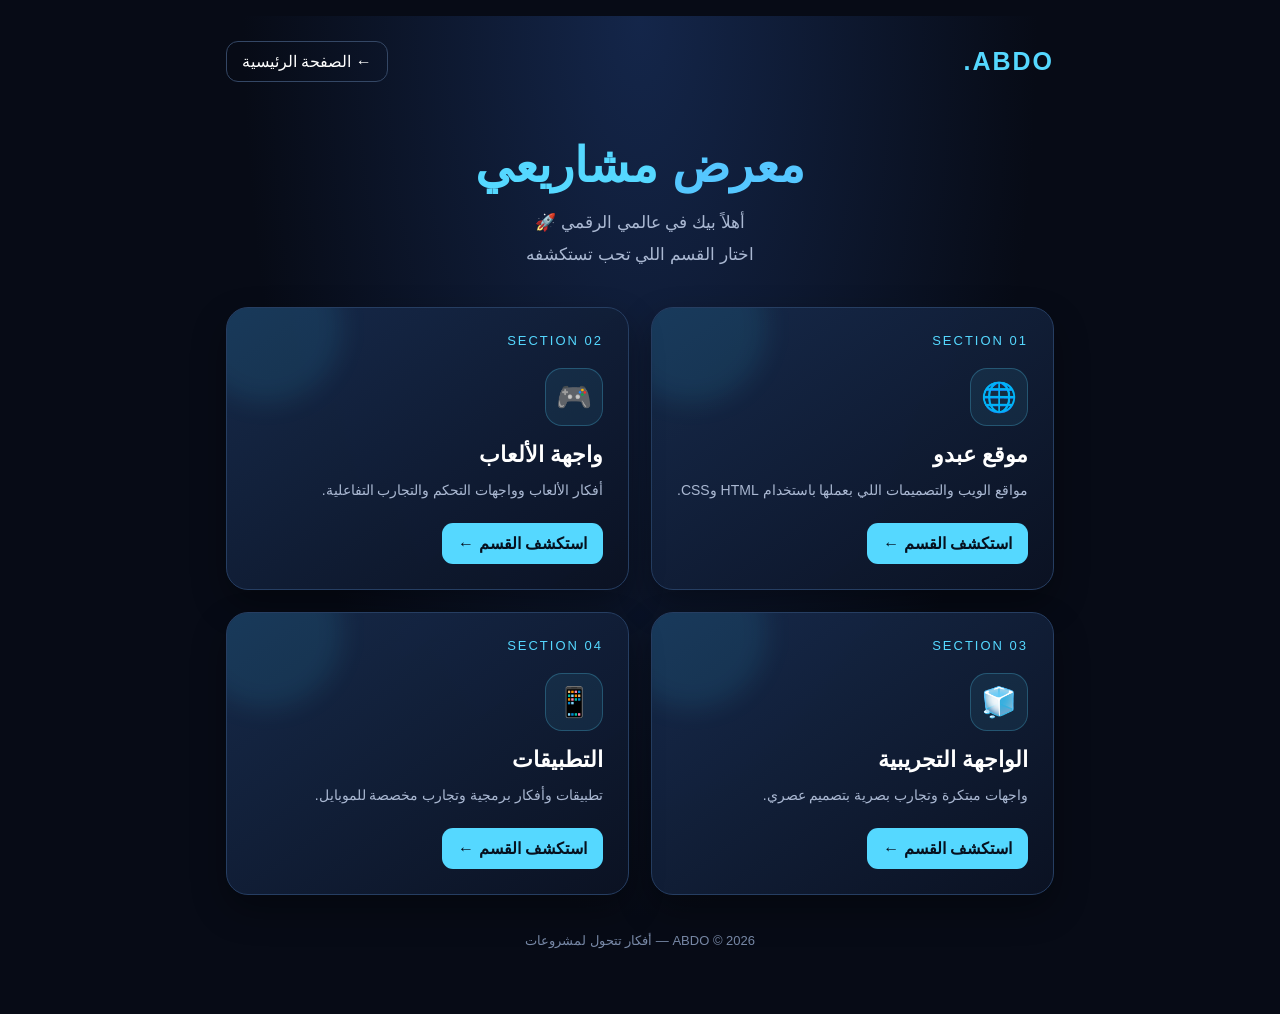
<file: projects.html>
<!DOCTYPE html>
<html lang="ar" dir="rtl">
<head>
  <meta charset="UTF-8">
  <meta name="viewport" content="width=device-width, initial-scale=1.0">
  <title>مشاريعي | ABDO</title>
  <link rel="stylesheet" href="style.css">
  <style>
    * { box-sizing: border-box; }
    body { margin: 0; min-height: 100vh; color: #fff; background: #070b16; font-family: Arial, sans-serif; }
    .projects-page { min-height: 100vh; padding: 25px 18px 50px; background: radial-gradient(ellipse at top, #14264a 0%, #070b16 65%); }
    .topbar { max-width: 1050px; margin: auto; display: flex; justify-content: space-between; align-items: center; gap: 12px; }
    .logo { color: #55d8ff; font-weight: 900; font-size: 25px; letter-spacing: 2px; }
    .back { color: #fff; text-decoration: none; border: 1px solid #344765; padding: 10px 15px; border-radius: 12px; }
    .intro { text-align: center; padding: 55px 0 35px; }
    .intro h1 { font-size: clamp(30px, 7vw, 48px); margin: 0 0 14px; }
    .intro h1 span { color: #55d8ff; }
    .intro p { color: #aab8d2; line-height: 1.9; margin: 0; }
    .grid { max-width: 1050px; margin: auto; display: grid; grid-template-columns: repeat(2, minmax(0, 1fr)); gap: 22px; perspective: 1000px; }
    .project-card { position: relative; min-height: 230px; padding: 25px; overflow: hidden; border: 1px solid #263e62; border-radius: 22px; background: linear-gradient(145deg, rgba(23,43,76,.96), rgba(11,18,35,.98)); box-shadow: 0 15px 35px #0005; transition: transform .25s ease, border-color .25s ease, box-shadow .25s ease; }
    .project-card:before { content: ""; position: absolute; width: 150px; height: 150px; border-radius: 50%; background: #35cfff18; filter: blur(12px); top: -55px; left: -35px; }
    .project-card:active { transform: scale(.97) rotateX(2deg); }
    .project-card:hover { transform: translateY(-7px) rotateX(2deg); border-color: #55d8ff; box-shadow: 0 20px 45px #008cff25; }
    .number { color: #55d8ff; font-size: 13px; letter-spacing: 2px; }
    .symbol { width: 58px; height: 58px; display: grid; place-items: center; margin: 20px 0 16px; border-radius: 17px; background: #55d8ff15; border: 1px solid #55d8ff40; font-size: 29px; }
    .project-card h2 { margin: 0 0 10px; font-size: 22px; }
    .project-card p { color: #aab8d2; line-height: 1.8; font-size: 14px; margin: 0 0 20px; }
    .open { display: inline-block; color: #06101e; background: #55d8ff; padding: 11px 16px; border-radius: 11px; text-decoration: none; font-weight: bold; }
    .footer { text-align: center; color: #7889a7; font-size: 13px; margin-top: 38px; }
    @media(max-width:600px) { .grid { grid-template-columns: 1fr; gap: 16px; } .intro { padding: 42px 0 28px; } .project-card { min-height: 210px; } }
    @media(prefers-reduced-motion:reduce) { .project-card { transition: none; } }
  </style>
</head>
<body>
  <main class="projects-page">
    <nav class="topbar">
      <div class="logo">ABDO.</div>
      <a class="back" href="index.html">← الصفحة الرئيسية</a>
    </nav>

    <header class="intro">
      <h1>معرض <span>مشاريعي</span></h1>
      <p>أهلاً بيك في عالمي الرقمي 🚀<br>اختار القسم اللي تحب تستكشفه</p>
    </header>

    <section class="grid">
      <article class="project-card">
        <div class="number">SECTION 01</div>
        <div class="symbol">🌐</div>
        <h2>موقع عبدو</h2>
        <p>مواقع الويب والتصميمات اللي بعملها باستخدام HTML وCSS.</p>
        <a class="open" href="sections/social-hub/index.html">استكشف القسم ←</a>
      </article>

      <article class="project-card">
        <div class="number">SECTION 02</div>
        <div class="symbol">🎮</div>
        <h2>واجهة الألعاب</h2>
        <p>أفكار الألعاب وواجهات التحكم والتجارب التفاعلية.</p>
        <a class="open" href="games.html">استكشف القسم ←</a>
      </article>

      <article class="project-card">
        <div class="number">SECTION 03</div>
        <div class="symbol">🧊</div>
        <h2>الواجهة التجريبية</h2>
        <p>واجهات مبتكرة وتجارب بصرية بتصميم عصري.</p>
        <a class="open" href="sections/experimental.html">استكشف القسم ←</a>
      </article>

      <article class="project-card">
        <div class="number">SECTION 04</div>
        <div class="symbol">📱</div>
        <h2>التطبيقات</h2>
        <p>تطبيقات وأفكار برمجية وتجارب مخصصة للموبايل.</p>
        <a class="open" href="sections/apps/abdo-qr-lab/">استكشف القسم ←</a>
      </article>
    </section>

    <div class="footer">ABDO © 2026 — أفكار تتحول لمشروعات</div>
  </main>
</body>
</html>
</file>
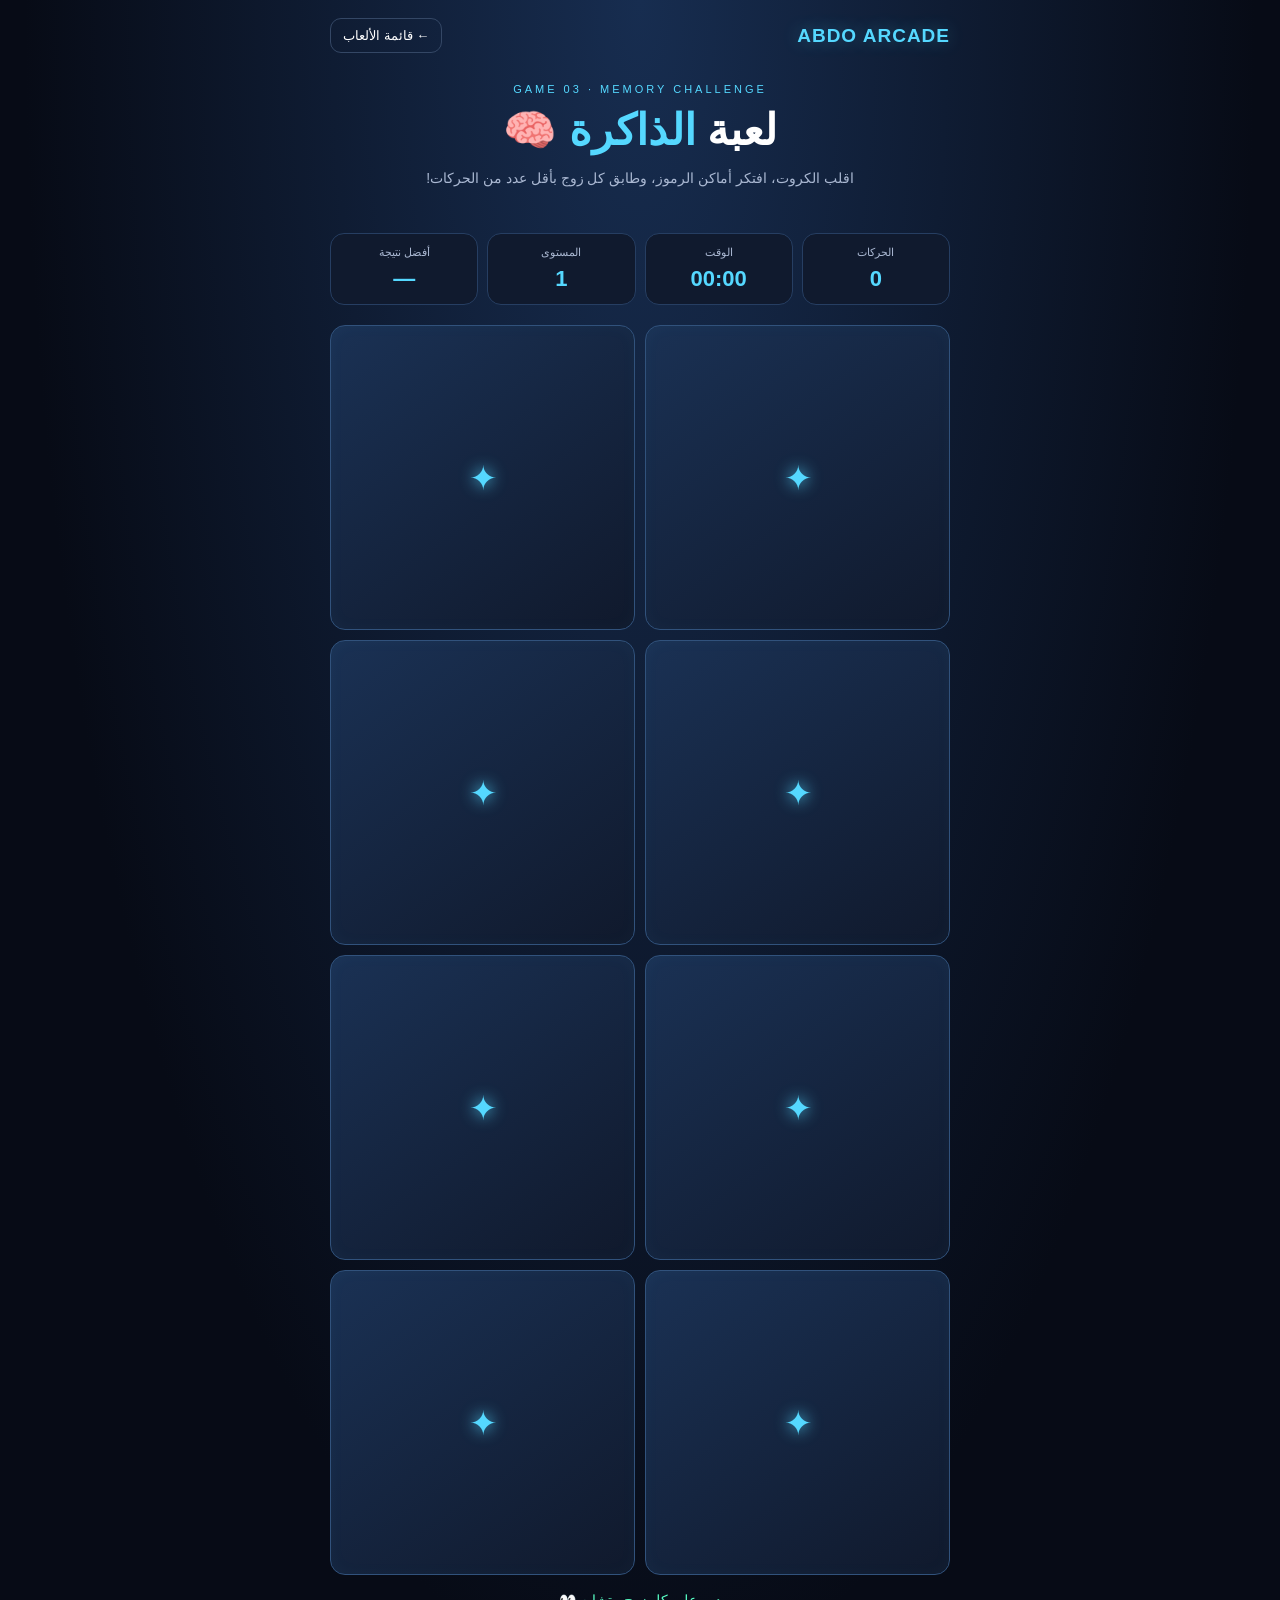
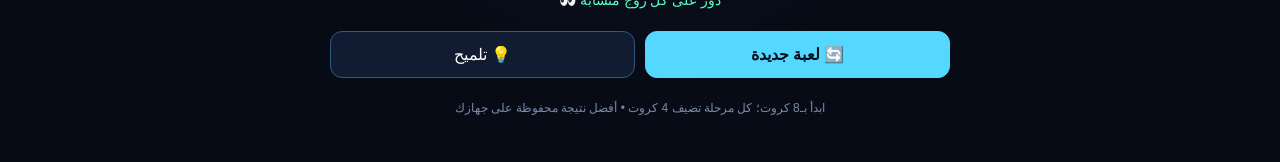
<file: games/memory.html>
<!DOCTYPE html>
<html lang="ar" dir="rtl">
<head>
<meta charset="UTF-8">
<meta name="viewport" content="width=device-width, initial-scale=1, maximum-scale=1, viewport-fit=cover">
<meta name="theme-color" content="#070b16">
<title>Memory Match | ABDO ARCADE</title>
<style>
:root{--bg:#070b16;--panel:#111c32;--cyan:#55d8ff;--muted:#aab8d2;--green:#58ffc5}
*{box-sizing:border-box}
body{margin:0;min-height:100vh;background:radial-gradient(ellipse at top,#172d50 0%,var(--bg) 68%);color:#fff;font-family:Arial,sans-serif}
button{font:inherit;touch-action:manipulation}
.wrap{width:min(100%,650px);margin:auto;padding:18px 15px 30px}
nav{display:flex;align-items:center;justify-content:space-between;gap:10px}
.logo{font-weight:900;letter-spacing:1px;color:var(--cyan);font-size:19px;text-shadow:0 0 18px #55d8ff55}
.back{color:#fff;text-decoration:none;border:1px solid #344765;border-radius:11px;padding:9px 12px;font-size:13px}
.hero{text-align:center;padding:30px 0 22px}
.tag{color:var(--cyan);font-size:11px;letter-spacing:3px}
h1{font-size:clamp(30px,8vw,43px);margin:10px 0}
h1 span{color:var(--cyan)}
.hero p{color:var(--muted);font-size:14px;line-height:1.8;margin:0}
.stats{display:grid;grid-template-columns:repeat(4,minmax(0,1fr));gap:9px;margin:20px 0}
.stat{background:#101a2e;border:1px solid #263e62;border-radius:14px;text-align:center;padding:12px 5px}
.stat small{display:block;color:var(--muted);font-size:11px;margin-bottom:7px}
.stat strong{font-size:22px;color:var(--cyan);font-variant-numeric:tabular-nums}
.board{display:grid;grid-template-columns:repeat(var(--cols,2),minmax(0,1fr));gap:10px;perspective:900px}
.card{position:relative;aspect-ratio:1/1;border:0;background:transparent;padding:0;cursor:pointer;perspective:600px;-webkit-tap-highlight-color:transparent}
.inner{position:absolute;inset:0;transition:transform .35s;transform-style:preserve-3d}
.card.flipped .inner,.card.matched .inner{transform:rotateY(180deg)}
.face{position:absolute;inset:0;display:grid;place-items:center;border-radius:15px;backface-visibility:hidden;-webkit-backface-visibility:hidden}
.front{border:1px solid #31527c;background:linear-gradient(145deg,#1a3154,#10192c);color:var(--cyan);font-size:clamp(22px,7vw,34px);box-shadow:inset 0 0 18px #55d8ff08}
.front:after{content:"✦";text-shadow:0 0 16px #55d8ff}
.backface{transform:rotateY(180deg);background:#102c3b;border:1px solid var(--cyan);font-size:clamp(25px,8vw,39px);box-shadow:0 0 15px #55d8ff20}
.card.matched .backface{border-color:var(--green);background:#10352f;box-shadow:0 0 18px #58ffc520}
.card:focus-visible{outline:2px solid white;outline-offset:3px;border-radius:15px}
.actions{display:flex;gap:10px;margin-top:17px}
.action{flex:1;border:1px solid #36577c;background:#111c32;color:#fff;border-radius:12px;padding:13px 8px;cursor:pointer}
.action.primary{background:var(--cyan);color:#06101e;border-color:var(--cyan);font-weight:bold}
.message{min-height:25px;text-align:center;color:var(--green);font-size:14px;margin:14px 0 0;line-height:1.7}
.tip{text-align:center;color:#7889a7;font-size:12px;line-height:1.8;margin-top:20px}
.overlay{position:fixed;inset:0;background:#030712dd;display:none;align-items:center;justify-content:center;padding:20px;z-index:5}
.overlay.show{display:flex}
.dialog{width:min(100%,360px);background:#111c32;border:1px solid #55d8ff70;border-radius:23px;padding:26px;text-align:center;box-shadow:0 0 50px #008cff25}
.dialog .trophy{font-size:48px}
.dialog h2{margin:12px 0;color:var(--cyan)}
.dialog p{color:var(--muted);line-height:1.9;font-size:14px}
.dialog .action{width:100%;margin-top:8px}
@media(max-width:380px){.wrap{padding-inline:11px}.board{gap:7px}.face{border-radius:11px}.stats{gap:6px}.stat{padding:10px 3px}}
@media(prefers-reduced-motion:reduce){*,*:before,*:after{transition:none!important}}
</style>
</head>
<body>
<main class="wrap">
<nav>
<div class="logo">ABDO ARCADE</div>
<a class="back" href="../games.html">← قائمة الألعاب</a>
</nav>
<header class="hero">
<div class="tag">GAME 03 · MEMORY CHALLENGE</div>
<h1>لعبة <span>الذاكرة</span> 🧠</h1>
<p>اقلب الكروت، افتكر أماكن الرموز، وطابق كل زوج بأقل عدد من الحركات!</p>
</header>
<section class="stats" aria-label="إحصائيات اللعبة">
<div class="stat"><small>الحركات</small><strong id="moves">0</strong></div>
<div class="stat"><small>الوقت</small><strong id="time">00:00</strong></div>
<div class="stat"><small>المستوى</small><strong id="level">1</strong></div>
<div class="stat"><small>أفضل نتيجة</small><strong id="best">—</strong></div>
</section>
<section class="board" id="board" aria-label="بطاقات لعبة الذاكرة"></section>
<div class="message" id="message" aria-live="polite">جاهز؟ اضغط على أي كارت للبدء 🎮</div>
<div class="actions">
<button class="action primary" id="restart">🔄 لعبة جديدة</button>
<button class="action" id="hint">💡 تلميح</button>
</div>
<p class="tip">ابدأ بـ8 كروت؛ كل مرحلة تضيف 4 كروت • أفضل نتيجة محفوظة على جهازك</p>
</main>
<div class="overlay" id="overlay" role="dialog" aria-modal="true" aria-labelledby="winTitle">
<div class="dialog">
<div class="trophy">🏆</div>
<h2 id="winTitle">مبروك! كسبت التحدي</h2>
<p id="result"></p>
<button class="action primary" id="again">العب مرة تانية ↻</button>
<button class="action" id="close">العودة للوحة</button>
</div>
</div>
<script>
(function(){
const symbols=["🚀","🎮","💎","👾","⚡","🪐","🧩","🏆","🎯","🌟","🔥","🎲","🛸","🐉","👑","💠","🎧","🦊","🍀","🌈","⚽","🎨","🧿","🪄","🦄","🍉","🧸","🎁","🌙","☀️","🪙","🏅","🎃","🐼","🦋","🍕"];
const board=document.getElementById("board");
const movesEl=document.getElementById("moves");
const timeEl=document.getElementById("time");
const bestEl=document.getElementById("best");
const message=document.getElementById("message");
const overlay=document.getElementById("overlay");
const result=document.getElementById("result");
const LEVEL_KEY="abdo_arcade_memory_level_v1";
function getSavedLevel(){try{return Math.max(1,Math.min(symbols.length,Number(localStorage.getItem(LEVEL_KEY))||1))}catch(e){return 1}}
let deck=[],first=null,second=null,locked=false,moves=0,matches=0,seconds=0,started=false,timer=null,hints=0,level=getSavedLevel(),pairCount=4;
const BEST_KEY="abdo_arcade_memory_best_v1";
function getBest(){try{return Number(localStorage.getItem(BEST_KEY))||0}catch(e){return 0}}
function showBest(){const b=getBest();bestEl.textContent=b?b+" حركة":"—"}
function fmt(s){return String(Math.floor(s/60)).padStart(2,"0")+":"+String(s%60).padStart(2,"0")}
function startTimer(){if(started)return;started=true;timer=setInterval(()=>{seconds++;timeEl.textContent=fmt(seconds)},1000)}
function shuffle(a){for(let i=a.length-1;i>0;i--){const j=Math.floor(Math.random()*(i+1));[a[i],a[j]]=[a[j],a[i]]}return a}
function makeCard(symbol,index){
 const button=document.createElement("button");
 button.className="card";button.type="button";
 button.setAttribute("aria-label","كارت مخفي");
 button.innerHTML='<span class="inner"><span class="face front"></span><span class="face backface"></span></span>';
 button.querySelector(".backface").textContent=symbol;
 button.addEventListener("click",()=>flip(button,symbol));
 button.dataset.index=index;
 return button;
}
function newGame(nextLevel=false){
 if(nextLevel)level=Math.min(level+1,symbols.length);
 try{localStorage.setItem(LEVEL_KEY,String(level))}catch(e){}
 pairCount=Math.min(4+(level-1)*2,symbols.length);
 const cols=pairCount<=4?2:pairCount<=6?3:4;
 board.style.setProperty("--cols",cols);
 document.getElementById("level").textContent=level;
 clearInterval(timer);timer=null;deck=shuffle(symbols.slice(0,pairCount).concat(symbols.slice(0,pairCount)));first=null;second=null;locked=false;moves=0;matches=0;seconds=0;started=false;hints=0;
 movesEl.textContent="0";timeEl.textContent="00:00";message.textContent="دور على كل زوج متشابه 👀";overlay.classList.remove("show");board.innerHTML="";
 deck.forEach((s,i)=>board.appendChild(makeCard(s,i)));
}
function flip(card,symbol){
 if(locked||card.classList.contains("flipped")||card.classList.contains("matched"))return;
 startTimer();card.classList.add("flipped");card.setAttribute("aria-label",symbol);
 if(!first){first={card,symbol};return}
 second={card,symbol};moves++;movesEl.textContent=moves;
 if(first.symbol===second.symbol){
  first.card.classList.add("matched");second.card.classList.add("matched");matches++;
  first=null;second=null;message.textContent="صح! لقيت زوج متطابق ✨";
  if(matches===pairCount)finish();
 }else{
  locked=true;message.textContent="مش متطابقين، جرّب تفتكر مكانهم";
  const a=first,b=second;first=null;second=null;
  setTimeout(()=>{a.card.classList.remove("flipped");b.card.classList.remove("flipped");a.card.setAttribute("aria-label","كارت مخفي");b.card.setAttribute("aria-label","كارت مخفي");locked=false},750);
 }
}
function finish(){
 clearInterval(timer);timer=null;
 try{
  const nextLevel=Math.min(level+1,symbols.length);
  localStorage.setItem(LEVEL_KEY,String(nextLevel));
 }catch(e){}
 let record=false;
 try{const old=getBest();if(!old||moves<old){localStorage.setItem(BEST_KEY,String(moves));record=true}}catch(e){}
 showBest();result.textContent="أنهيت اللعبة في "+fmt(seconds)+" وبعدد "+moves+" حركة."+(record?" رقم قياسي جديد على جهازك!":"");
 message.textContent="كل الأزواج اتطابقت! برافو 🎉";
 setTimeout(()=>overlay.classList.add("show"),450);
}
document.getElementById("restart").addEventListener("click",()=>newGame(false));
document.getElementById("again").addEventListener("click",()=>newGame(true));
document.getElementById("close").addEventListener("click",()=>overlay.classList.remove("show"));
document.getElementById("hint").addEventListener("click",()=>{
 if(locked)return;
 const hidden=[...board.querySelectorAll(".card:not(.flipped):not(.matched)")];
 if(hidden.length===0)return;
 startTimer();hints++;
 hidden.forEach(c=>c.classList.add("hinting"));
 const available=hidden.slice(0,2);
 available.forEach(c=>c.classList.add("flipped"));
 message.textContent="تلميح سريع! الحركات مش بتزيد 💡";
 setTimeout(()=>{available.forEach(c=>{if(!c.classList.contains("matched")&&c!==first?.card&&c!==second?.card)c.classList.remove("flipped")})},650);
});
showBest();newGame();
})();
</script>
</body>
</html>
</file>
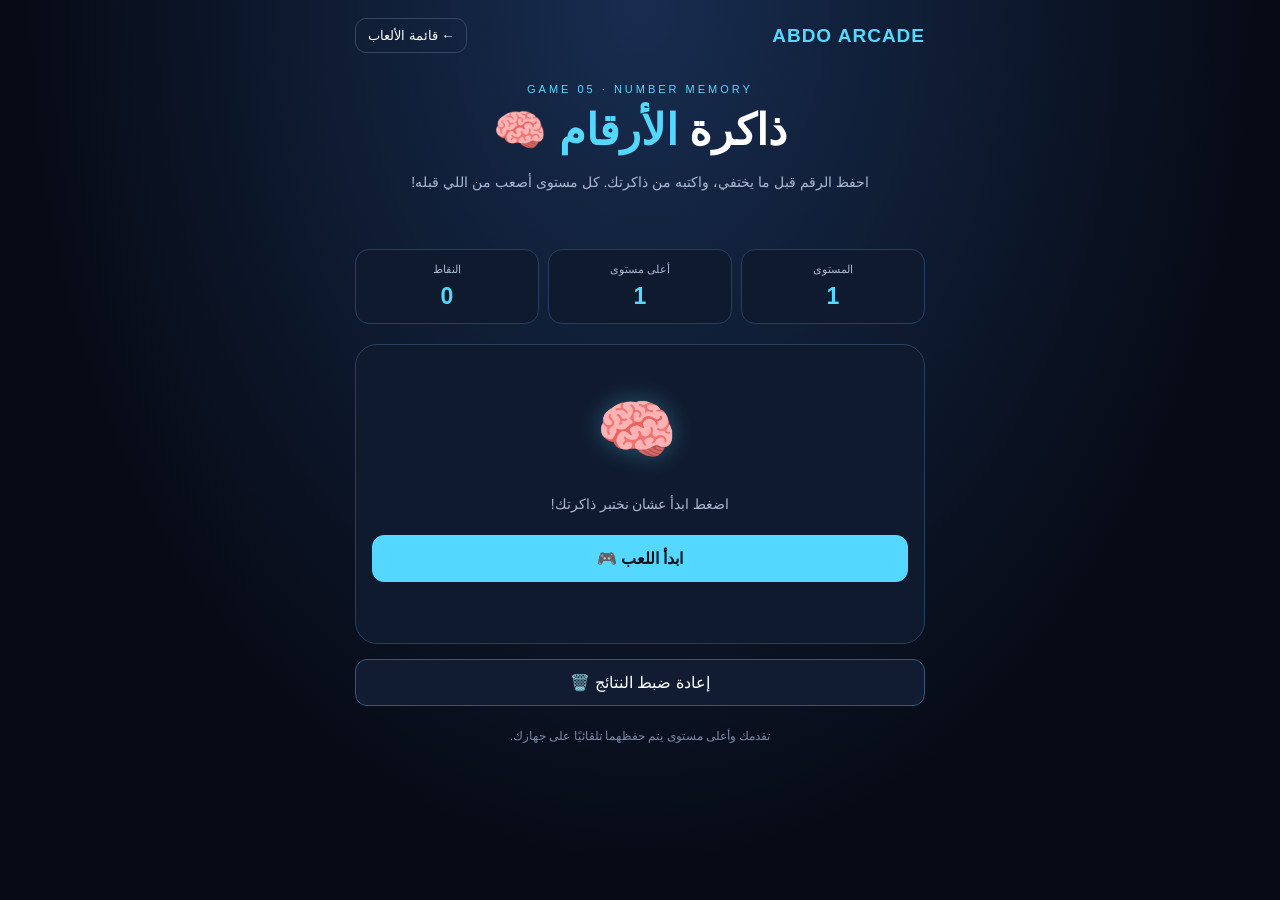
<file: games/number-memory.html>
<!DOCTYPE html>
<html lang="ar" dir="rtl">
<head>
<meta charset="UTF-8">
<meta name="viewport" content="width=device-width,initial-scale=1,maximum-scale=1,viewport-fit=cover">
<meta name="theme-color" content="#070b16">
<title>Number Memory | ABDO ARCADE</title>
<style>
:root{--bg:#070b16;--panel:#111c32;--cyan:#55d8ff;--muted:#aab8d2;--green:#58ffc5;--red:#ff5874}
*{box-sizing:border-box}
body{margin:0;min-height:100vh;background:radial-gradient(ellipse at top,#172d50 0%,var(--bg) 68%);color:#fff;font-family:Arial,sans-serif}
button,input{font:inherit;touch-action:manipulation}
.wrap{width:min(100%,600px);margin:auto;padding:18px 15px 30px}
nav{display:flex;align-items:center;justify-content:space-between;gap:10px}
.logo{font-weight:900;color:var(--cyan);font-size:19px;letter-spacing:1px}
.back{color:#fff;text-decoration:none;border:1px solid #344765;border-radius:11px;padding:9px 12px;font-size:13px}
.hero{text-align:center;padding:30px 0 20px}
.tag{color:var(--cyan);font-size:11px;letter-spacing:3px}
h1{font-size:clamp(30px,8vw,43px);margin:10px 0}
h1 span{color:var(--cyan)}
.hero p{color:var(--muted);font-size:14px;line-height:1.8}
.stats{display:grid;grid-template-columns:repeat(3,1fr);gap:9px;margin:20px 0}
.stat{background:#101a2e;border:1px solid #263e62;border-radius:14px;text-align:center;padding:13px 5px}
.stat small{display:block;color:var(--muted);font-size:11px;margin-bottom:7px}
.stat strong{font-size:23px;color:var(--cyan);font-variant-numeric:tabular-nums}
.panel{background:#101a2e;border:1px solid #263e62;border-radius:22px;padding:22px 16px;text-align:center}
.number{min-height:125px;display:grid;place-items:center;color:var(--cyan);font-size:clamp(38px,12vw,65px);font-weight:900;letter-spacing:7px;text-shadow:0 0 25px #55d8ff55;font-variant-numeric:tabular-nums}
.status{color:var(--muted);font-size:14px;line-height:1.8;min-height:28px}
.input{width:100%;margin-top:15px;background:#070f20;border:1px solid #36577c;border-radius:13px;padding:15px;color:white;text-align:center;font-size:25px;letter-spacing:5px;outline:none}
.input:focus{border-color:var(--cyan)}
.actions{display:flex;gap:10px;margin-top:15px}
.action{flex:1;border:1px solid #36577c;background:#111c32;color:#fff;border-radius:12px;padding:13px 8px;cursor:pointer}
.action.primary{background:var(--cyan);color:#06101e;border-color:var(--cyan);font-weight:bold}
.action:disabled{opacity:.45;cursor:not-allowed}
.message{min-height:25px;text-align:center;color:var(--green);font-size:14px;margin:14px 0 0;line-height:1.7}
.tip{text-align:center;color:#7889a7;font-size:12px;line-height:1.8;margin-top:20px}
</style>
</head>
<body>
<main class="wrap">
<nav>
<div class="logo">ABDO ARCADE</div>
<a class="back" href="../games.html">← قائمة الألعاب</a>
</nav>

<header class="hero">
<div class="tag">GAME 05 · NUMBER MEMORY</div>
<h1>ذاكرة <span>الأرقام</span> 🧠</h1>
<p>احفظ الرقم قبل ما يختفي، واكتبه من ذاكرتك. كل مستوى أصعب من اللي قبله!</p>
</header>

<section class="stats">
<div class="stat"><small>المستوى</small><strong id="level">1</strong></div>
<div class="stat"><small>أعلى مستوى</small><strong id="best">1</strong></div>
<div class="stat"><small>النقاط</small><strong id="score">0</strong></div>
</section>

<section class="panel">
<div class="number" id="number">🧠</div>
<div class="status" id="status">اضغط ابدأ عشان نختبر ذاكرتك!</div>
<input class="input" id="answer" type="text" inputmode="numeric" pattern="[0-9]*" autocomplete="off" placeholder="اكتب الرقم هنا" style="display:none">
<div class="actions">
<button class="action primary" id="start">ابدأ اللعب 🎮</button>
<button class="action" id="check" style="display:none">تأكيد الإجابة</button>
</div>
<div class="message" id="message" aria-live="polite"></div>
</section>

<div class="actions">
<button class="action" id="reset">إعادة ضبط النتائج 🗑️</button>
</div>
<p class="tip">تقدمك وأعلى مستوى يتم حفظهما تلقائيًا على جهازك.</p>
</main>

<script>
(function(){
const KEY="abdo_arcade_number_memory_v1";
const $=id=>document.getElementById(id);
let saved={best:1,score:0,progress:1,currentScore:0};
try{
 const data=JSON.parse(localStorage.getItem(KEY));
 if(data){saved.best=Math.max(1,Number(data.best)||1);saved.score=Math.max(0,Number(data.score)||0);saved.progress=Math.max(1,Number(data.progress)||1);saved.currentScore=Math.max(0,Number(data.currentScore)||0);}
}catch(e){}

let level=saved.progress,score=saved.currentScore,current="",timer=null,state="idle";

function save(){
 try{localStorage.setItem(KEY,JSON.stringify({best:saved.best,score:saved.score,progress:saved.progress,currentScore:score}));}catch(e){}
}
function stats(){
 $("level").textContent=level;
 $("best").textContent=saved.best;
 $("score").textContent=score;
}
function clearTimer(){if(timer){clearTimeout(timer);timer=null;}}
function makeNumber(){
 let length=Math.min(3+level-1,12);
 current="";
 for(let i=0;i<length;i++)current+=Math.floor(Math.random()*10);
}
function start(){
 clearTimer();
 state="show";
 $("answer").style.display="none";
 $("answer").value="";
 $("check").style.display="none";
 $("start").style.display="none";
 $("message").textContent="";
 makeNumber();
 $("number").textContent=current;
 $("status").textContent="احفظ الرقم كويس... 👀";
 const duration=Math.max(1100,3500-(level-1)*120);
 timer=setTimeout(()=>{
  timer=null;
  if(state!=="show")return;
  state="answer";
  $("number").textContent="❔";
  $("status").textContent="اكتب الرقم اللي شوفته!";
  $("answer").style.display="block";
  $("check").style.display="block";
  $("answer").focus();
 },duration);
}
function check(){
 if(state!=="answer")return;
 const value=$("answer").value.trim();
 if(!value){$("message").textContent="اكتب الرقم الأول!";return;}
 state="done";
 if(value===current){
  score+=level*10;
  level++;
  saved.progress=level;
  if(level>saved.best)saved.best=level;
  saved.score=Math.max(saved.score,score);
  save();stats();
  $("number").textContent="✅";
  $("status").textContent="إجابة صحيحة!";
  $("message").textContent="ممتاز! استعد للمستوى التالي 🔥";
 }else{
  $("number").textContent="❌";
  $("status").textContent="الإجابة الصحيحة كانت: "+current;
  $("message").textContent="انتهت المحاولة. تقدر تبدأ من جديد وتحسن نتيجتك!";
 }
 $("answer").style.display="none";
 $("check").style.display="none";
 $("start").style.display="block";
 $("start").textContent="العب مرة تانية ↻";
}
$("start").addEventListener("click",()=>{if(state==="done" && $("status").textContent!=="إجابة صحيحة!"){level=1;score=0;saved.progress=1;score=0;save();stats();}start();});
$("check").addEventListener("click",check);
$("answer").addEventListener("keydown",e=>{if(e.key==="Enter")check();});
$("reset").addEventListener("click",()=>{
 if(!confirm("متأكد إنك عايز تمسح أعلى مستوى والنقاط المحفوظة؟"))return;
 clearTimer();saved={best:1,score:0,progress:1,currentScore:0};level=1;score=0;state="idle";
 try{localStorage.removeItem(KEY);}catch(e){}
 $("number").textContent="🧠";
 $("status").textContent="اضغط ابدأ عشان نختبر ذاكرتك!";
 $("answer").value="";$("answer").style.display="none";
 $("check").style.display="none";$("start").style.display="block";
 $("start").textContent="ابدأ اللعب 🎮";
 $("message").textContent="تم مسح النتائج.";
 stats();
});
stats();
})();
</script>
</body>
</html>
</file>
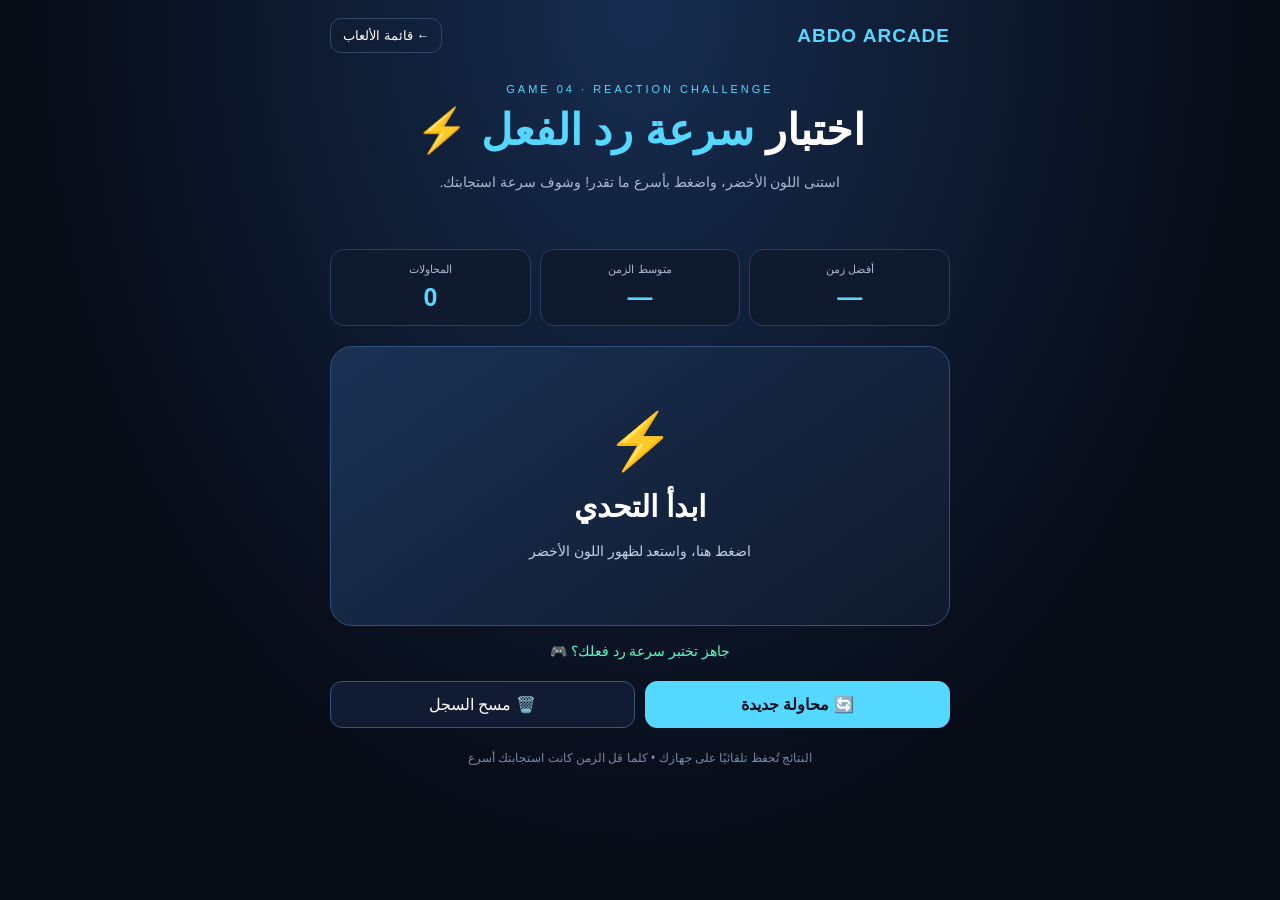
<file: games/reaction.html>
<!DOCTYPE html>
<html lang="ar" dir="rtl">
<head>
<meta charset="UTF-8">
<meta name="viewport" content="width=device-width,initial-scale=1,maximum-scale=1,viewport-fit=cover">
<meta name="theme-color" content="#070b16">
<title>Reaction Test | ABDO ARCADE</title>
<style>
:root{--bg:#070b16;--panel:#111c32;--cyan:#55d8ff;--muted:#aab8d2;--green:#58ffc5;--red:#ff5874}
*{box-sizing:border-box}
body{margin:0;min-height:100vh;background:radial-gradient(ellipse at top,#172d50 0%,var(--bg) 68%);color:#fff;font-family:Arial,sans-serif}
button{font:inherit;touch-action:manipulation}
.wrap{width:min(100%,650px);margin:auto;padding:18px 15px 30px}
nav{display:flex;align-items:center;justify-content:space-between;gap:10px}
.logo{font-weight:900;letter-spacing:1px;color:var(--cyan);font-size:19px}
.back{color:#fff;text-decoration:none;border:1px solid #344765;border-radius:11px;padding:9px 12px;font-size:13px}
.hero{text-align:center;padding:30px 0 20px}
.tag{color:var(--cyan);font-size:11px;letter-spacing:3px}
h1{font-size:clamp(30px,8vw,43px);margin:10px 0}
h1 span{color:var(--cyan)}
.hero p{color:var(--muted);font-size:14px;line-height:1.8}
.stats{display:grid;grid-template-columns:repeat(3,minmax(0,1fr));gap:9px;margin:20px 0}
.stat{background:#101a2e;border:1px solid #263e62;border-radius:14px;text-align:center;padding:13px 5px}
.stat small{display:block;color:var(--muted);font-size:11px;margin-bottom:7px}
.stat strong{font-size:clamp(18px,5vw,25px);color:var(--cyan);font-variant-numeric:tabular-nums}
.test{width:100%;min-height:280px;border:1px solid #31527c;border-radius:22px;background:linear-gradient(145deg,#1a3154,#10192c);color:white;display:flex;flex-direction:column;align-items:center;justify-content:center;gap:15px;padding:25px;text-align:center;cursor:pointer;user-select:none;-webkit-tap-highlight-color:transparent;transition:background .15s,border-color .15s}
.test .symbol{font-size:55px}
.test strong{font-size:clamp(22px,6vw,30px)}
.test p{color:#c2d0e6;font-size:14px;line-height:1.8;margin:0}
.test.wait{background:linear-gradient(145deg,#713047,#351526);border-color:var(--red)}
.test.go{background:linear-gradient(145deg,#087b59,#064b3d);border-color:var(--green);box-shadow:0 0 35px #58ffc530}
.test.result{background:linear-gradient(145deg,#17466b,#102b49);border-color:var(--cyan)}
.actions{display:flex;gap:10px;margin-top:16px}
.action{flex:1;border:1px solid #36577c;background:#111c32;color:#fff;border-radius:12px;padding:13px 8px;cursor:pointer}
.action.primary{background:var(--cyan);color:#06101e;border-color:var(--cyan);font-weight:bold}
.message{min-height:25px;text-align:center;color:var(--green);font-size:14px;margin:14px 0 0;line-height:1.7}
.tip{text-align:center;color:#7889a7;font-size:12px;line-height:1.8;margin-top:20px}
@media(max-width:380px){.wrap{padding-inline:11px}.stats{gap:6px}.stat{padding:10px 3px}.test{min-height:250px}}
@media(prefers-reduced-motion:reduce){*,*:before,*:after{transition:none!important}}
</style>
</head>
<body>
<main class="wrap">
<nav>
<div class="logo">ABDO ARCADE</div>
<a class="back" href="../games.html">← قائمة الألعاب</a>
</nav>
<header class="hero">
<div class="tag">GAME 04 · REACTION CHALLENGE</div>
<h1>اختبار <span>سرعة رد الفعل</span> ⚡</h1>
<p>استنى اللون الأخضر، واضغط بأسرع ما تقدر! وشوف سرعة استجابتك.</p>
</header>

<section class="stats" aria-label="إحصائياتك">
<div class="stat"><small>أفضل زمن</small><strong id="best">—</strong></div>
<div class="stat"><small>متوسط الزمن</small><strong id="average">—</strong></div>
<div class="stat"><small>المحاولات</small><strong id="attempts">0</strong></div>
</section>

<button class="test" id="test" type="button">
<span class="symbol" id="symbol">⚡</span>
<strong id="title">ابدأ التحدي</strong>
<p id="description">اضغط هنا، واستعد لظهور اللون الأخضر</p>
</button>

<div class="message" id="message" aria-live="polite">جاهز تختبر سرعة رد فعلك؟ 🎮</div>
<div class="actions">
<button class="action primary" id="restart">🔄 محاولة جديدة</button>
<button class="action" id="reset">🗑️ مسح السجل</button>
</div>
<p class="tip">النتائج تُحفظ تلقائيًا على جهازك • كلما قل الزمن كانت استجابتك أسرع</p>
</main>

<script>
(function(){
const KEY="abdo_arcade_reaction_v1";
const test=document.getElementById("test");
const symbol=document.getElementById("symbol");
const title=document.getElementById("title");
const description=document.getElementById("description");
const message=document.getElementById("message");
const bestEl=document.getElementById("best");
const averageEl=document.getElementById("average");
const attemptsEl=document.getElementById("attempts");

let state="idle",timer=null,startTime=0,delay=0;
let stats=loadStats();

function loadStats(){
 try{
  const data=JSON.parse(localStorage.getItem(KEY));
  if(data && Array.isArray(data.times)){
   return {times:data.times.filter(n=>Number.isFinite(n)&&n>0).slice(-1000),attempts:Math.max(0,Number(data.attempts)||0)};
  }
 }catch(e){}
 return {times:[],attempts:0};
}
function saveStats(){
 try{localStorage.setItem(KEY,JSON.stringify(stats));}catch(e){
  message.textContent="تعذر حفظ النتائج في مساحة التخزين.";
 }
}
function renderStats(){
 const times=stats.times;
 bestEl.textContent=times.length?Math.min(...times)+" ms":"—";
 averageEl.textContent=times.length?Math.round(times.reduce((a,b)=>a+b,0)/times.length)+" ms":"—";
 attemptsEl.textContent=stats.attempts;
}
function clearTimer(){if(timer!==null){clearTimeout(timer);timer=null;}}
function showIdle(){
 clearTimer();state="idle";
 test.className="test";
 symbol.textContent="⚡";
 title.textContent="ابدأ التحدي";
 description.textContent="اضغط هنا، واستعد لظهور اللون الأخضر";
}
function start(){
 clearTimer();state="waiting";
 test.className="test wait";
 symbol.textContent="⏳";
 title.textContent="استنى اللون الأخضر...";
 description.textContent="ماتضغطش دلوقتي!";
 message.textContent="ركز كويس 👀";
 delay=1000+Math.random()*3000;
 timer=setTimeout(()=>{
  timer=null;
  if(state!=="waiting")return;
  state="go";startTime=performance.now();
  test.className="test go";
  symbol.textContent="🟢";
  title.textContent="اضغط الآن!";
  description.textContent="يلا بسرعة!";
 },delay);
}
function finish(){
 const elapsed=Math.round(performance.now()-startTime);
 state="result";
 stats.times.push(elapsed);
 if(stats.times.length>1000)stats.times=stats.times.slice(-1000);
 stats.attempts++;
 saveStats();renderStats();
 test.className="test result";
 symbol.textContent="⚡";
 title.textContent=elapsed+" مللي ثانية";
 description.textContent="اضغط لبدء محاولة جديدة";
 message.textContent=elapsed<200?"استجابة سريعة جدًا! 🔥":elapsed<300?"أداء ممتاز! 👏":"حاول تاني وشوف تقدر تحسن نتيجتك!";
}
test.addEventListener("click",()=>{
 if(state==="idle"||state==="result"){start();return;}
 if(state==="waiting"){
  clearTimer();state="idle";
  test.className="test wait";
  symbol.textContent="❌";
  title.textContent="بدري أوي!";
  description.textContent="استنى الأخضر قبل ما تضغط";
  message.textContent="ضغطت قبل الإشارة! اضغط لبدء محاولة جديدة.";
  return;
 }
 if(state==="go")finish();
});
document.getElementById("restart").addEventListener("click",showIdle);
document.getElementById("reset").addEventListener("click",()=>{
 if(!confirm("متأكد إنك عايز تمسح كل النتائج المحفوظة؟"))return;
 stats={times:[],attempts:0};
 saveStats();renderStats();showIdle();
 message.textContent="تم مسح سجل النتائج.";
});
renderStats();
})();
</script>
</body>
</html>
</file>
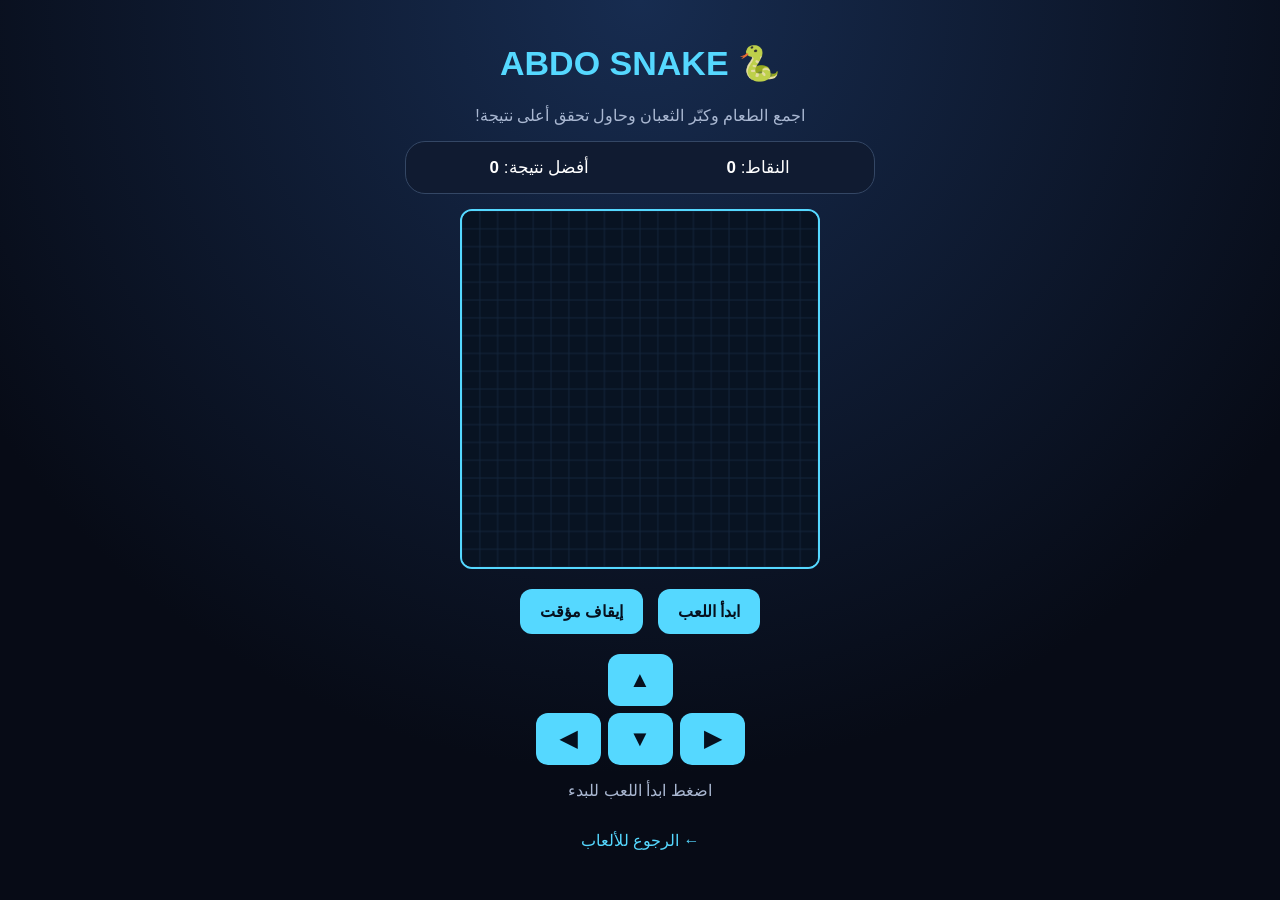
<file: games/snake.html>
<!DOCTYPE html>
<html lang="ar" dir="rtl">
<head>
<meta charset="UTF-8">
<meta name="viewport" content="width=device-width, initial-scale=1">
<meta name="theme-color" content="#070b16">
<title>ABDO ARCADE | Snake</title>
<style>
*{box-sizing:border-box}
body{margin:0;min-height:100vh;background:radial-gradient(circle at top,#172c50,#070b16 70%);color:white;font-family:Arial,sans-serif;text-align:center}
main{max-width:500px;margin:auto;padding:20px 15px}
h1{color:#55d8ff;font-size:34px}
p{color:#aab8d2}
.panel{background:#101b31;border:1px solid #344765;border-radius:20px;padding:15px;margin:15px 0}
.stats{display:flex;justify-content:space-around;font-size:17px}
canvas{display:block;width:min(100%,360px);height:auto;margin:15px auto;background:#081322;border:2px solid #55d8ff;border-radius:12px;touch-action:none}
button{border:0;border-radius:12px;padding:13px 20px;background:#55d8ff;color:#06101e;font-weight:bold;font-size:16px;margin:5px;cursor:pointer}
.controls{display:grid;grid-template-columns:repeat(3,65px);justify-content:center;gap:7px;margin-top:15px;direction:ltr}
.controls button{padding:13px 0;margin:0;font-size:22px}
.controls .empty{visibility:hidden}
.back{display:inline-block;color:#55d8ff;text-decoration:none;margin-top:15px}
</style>
</head>
<body>
<main>
<h1>🐍 ABDO SNAKE</h1>
<p>اجمع الطعام وكبّر الثعبان وحاول تحقق أعلى نتيجة!</p>
<div class="panel stats">
<div>النقاط: <b id="score">0</b></div>
<div>أفضل نتيجة: <b id="best">0</b></div>
</div>
<canvas id="game" width="360" height="360"></canvas>
<div>
<button id="start">ابدأ اللعب</button>
<button id="pause">إيقاف مؤقت</button>
</div>
<div class="controls">
<span class="empty"></span><button data-dir="up">▲</button><span class="empty"></span>
<button data-dir="left">◀</button><button data-dir="down">▼</button><button data-dir="right">▶</button>
</div>
<p id="status">اضغط ابدأ اللعب للبدء</p>
<a class="back" href="../games.html">← الرجوع للألعاب</a>
</main>
<script>
const canvas=document.getElementById("game");
const ctx=canvas.getContext("2d");
const scoreEl=document.getElementById("score");
const bestEl=document.getElementById("best");
const statusEl=document.getElementById("status");
const size=18, cells=20;
let snake,food,dir,nextDir,score,timer,running=false,paused=false;
let best=Number(localStorage.getItem("abdoSnakeBest")||0);
bestEl.textContent=best;

function foodPosition(){
 let p;
 do{p={x:Math.floor(Math.random()*cells),y:Math.floor(Math.random()*cells)}}
 while(snake.some(s=>s.x===p.x&&s.y===p.y));
 return p;
}
function draw(){
 ctx.fillStyle="#081322";ctx.fillRect(0,0,360,360);
 ctx.strokeStyle="#14263d";
 for(let i=0;i<=360;i+=size){
 ctx.beginPath();ctx.moveTo(i,0);ctx.lineTo(i,360);ctx.stroke();
 ctx.beginPath();ctx.moveTo(0,i);ctx.lineTo(360,i);ctx.stroke();
 }
 ctx.fillStyle="#ffca55";
 ctx.beginPath();ctx.arc(food.x*size+9,food.y*size+9,7,0,Math.PI*2);ctx.fill();
 snake.forEach((s,i)=>{
 ctx.fillStyle=i===0?"#55d8ff":"#2196b5";
 ctx.fillRect(s.x*size+1,s.y*size+1,size-2,size-2);
 });
}
function endGame(){
 clearInterval(timer);running=false;paused=false;
 statusEl.textContent="انتهت اللعبة! نتيجتك: "+score;
 if(score>best){best=score;localStorage.setItem("abdoSnakeBest",best);bestEl.textContent=best;}
}
function step(){
 if(!running||paused)return;
 dir=nextDir;
 const head={
 x:(snake[0].x+dir.x+cells)%cells,
 y:(snake[0].y+dir.y+cells)%cells
 };
 const eating=head.x===food.x&&head.y===food.y;
 const body=eating?snake:snake.slice(0,-1);
 if(body.some(s=>s.x===head.x&&s.y===head.y)){endGame();return;}
 snake.unshift(head);
 if(eating){
 score+=10;scoreEl.textContent=score;
 food=foodPosition();
 clearInterval(timer);
 timer=setInterval(step,Math.max(65,140-Math.floor(score/10)*5));
 } else snake.pop();
 draw();
}
function start(){
 clearInterval(timer);
 snake=[{x:10,y:10},{x:9,y:10},{x:8,y:10}];
 dir={x:1,y:0};nextDir={x:1,y:0};
 score=0;scoreEl.textContent=0;
 food=foodPosition();running=true;paused=false;
 statusEl.textContent="يلا اجمع الطعام!";
 draw();timer=setInterval(step,140);
}
function change(d){
 const dirs={
 up:{x:0,y:-1},down:{x:0,y:1},
 left:{x:-1,y:0},right:{x:1,y:0}
 };
 const n=dirs[d];
 if(n&&!(n.x===-dir.x&&n.y===-dir.y))nextDir=n;
}
document.querySelectorAll("[data-dir]").forEach(b=>{
 b.addEventListener("click",()=>change(b.dataset.dir));
});
document.addEventListener("keydown",e=>{
 const keys={ArrowUp:"up",ArrowDown:"down",ArrowLeft:"left",ArrowRight:"right"};
 if(keys[e.key]){e.preventDefault();change(keys[e.key]);}
});
document.getElementById("start").onclick=start;
document.getElementById("pause").onclick=()=>{
 if(!running)return;
 paused=!paused;
 statusEl.textContent=paused?"اللعبة متوقفة مؤقتًا":"اللعب مستمر!";
};
draw();
</script>
</body>
</html>
</file>
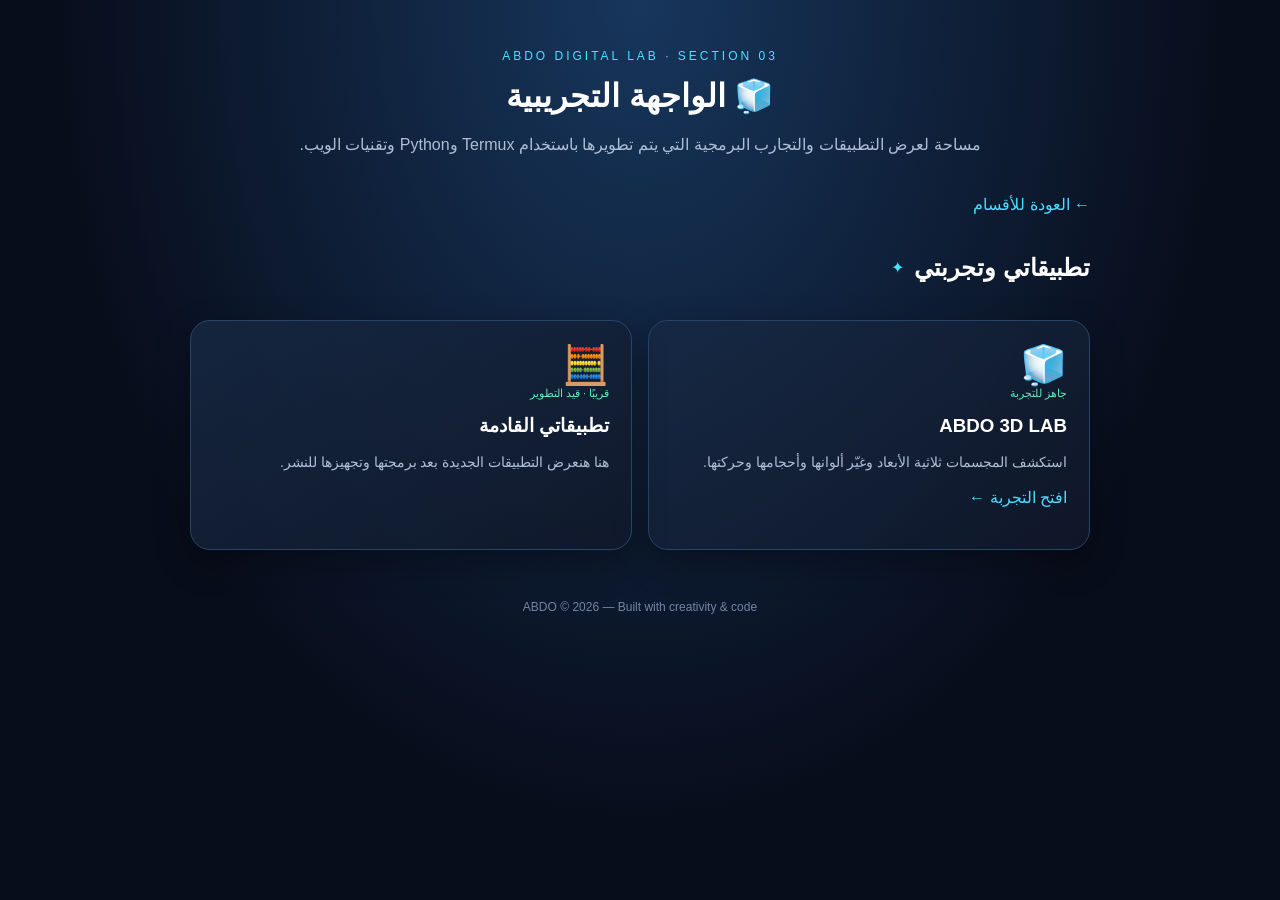
<file: sections/experimental.html>
<!DOCTYPE html>
<html lang="ar" dir="rtl">
<head>
<meta charset="UTF-8">
<meta name="viewport" content="width=device-width, initial-scale=1">
<title>ABDO | الواجهة التجريبية</title>
<style>
*{box-sizing:border-box}
body{
 margin:0;min-height:100vh;padding:24px 16px;
 background:radial-gradient(ellipse at top,#17365c,#080d1b 65%);
 color:#fff;font-family:Arial,sans-serif
}
header{max-width:900px;margin:25px auto 35px;text-align:center}
.tag{color:#43e6ff;letter-spacing:3px;font-size:12px}
h1{font-size:32px;margin:14px 0}
header p{color:#aebed5;line-height:1.8}
.container{max-width:900px;margin:auto}
.section-title{display:flex;align-items:center;gap:10px;margin-bottom:18px}
.section-title span{color:#43e6ff}
.grid{display:grid;grid-template-columns:repeat(auto-fit,minmax(230px,1fr));gap:16px}
.card{
 background:linear-gradient(145deg,#172944cc,#10182acc);
 border:1px solid #284568;border-radius:20px;padding:22px;
 box-shadow:0 12px 35px #0005;transition:.25s
}
.card:hover{transform:translateY(-5px);border-color:#42dfff}
.icon{font-size:38px}
.card h3{margin:15px 0 8px}
.card p{color:#aebed5;line-height:1.7;font-size:14px}
.open{
 display:inline-block;margin-top:12px;padding:11px 18px;
 background:#087eaa;color:white;text-decoration:none;
 border-radius:10px;font-weight:bold
}
.status{font-size:11px;color:#61edbd}
footer{text-align:center;color:#7186a5;margin:50px 0 15px;font-size:12px}
.back{color:#47dfff;text-decoration:none;display:inline-block;margin-bottom:20px}
</style>
</head>
<body>
<header>
 <div class="tag">ABDO DIGITAL LAB · SECTION 03</div>
 <h1>🧊 الواجهة التجريبية</h1>
 <p>مساحة لعرض التطبيقات والتجارب البرمجية التي يتم تطويرها باستخدام Termux وPython وتقنيات الويب.</p>
</header>

<main class="container">
 <a class="back" href="../projects.html">← العودة للأقسام</a>
 <div class="section-title">
  <h2>تطبيقاتي وتجربتي</h2><span>✦</span>
 </div>

 <div class="grid">
  <article class="card">
   <div class="icon">🧊</div>
   <div class="status">جاهز للتجربة</div>
   <h3>ABDO 3D LAB</h3>
   <p>استكشف المجسمات ثلاثية الأبعاد وغيّر ألوانها وأحجامها وحركتها.</p>
   <a class="back" href="apps/abdo-3d-lab/index.html">افتح التجربة ←</a>
  </article>
  <article class="card">
   <div class="icon">🧮</div>
   <div class="status">قريبًا · قيد التطوير</div>
   <h3>تطبيقاتي القادمة</h3>
   <p>هنا هنعرض التطبيقات الجديدة بعد برمجتها وتجهيزها للنشر.</p>
  </article>
 </div>
</main>

<footer>ABDO © 2026 — Built with creativity & code</footer>
</body>
</html>
</file>
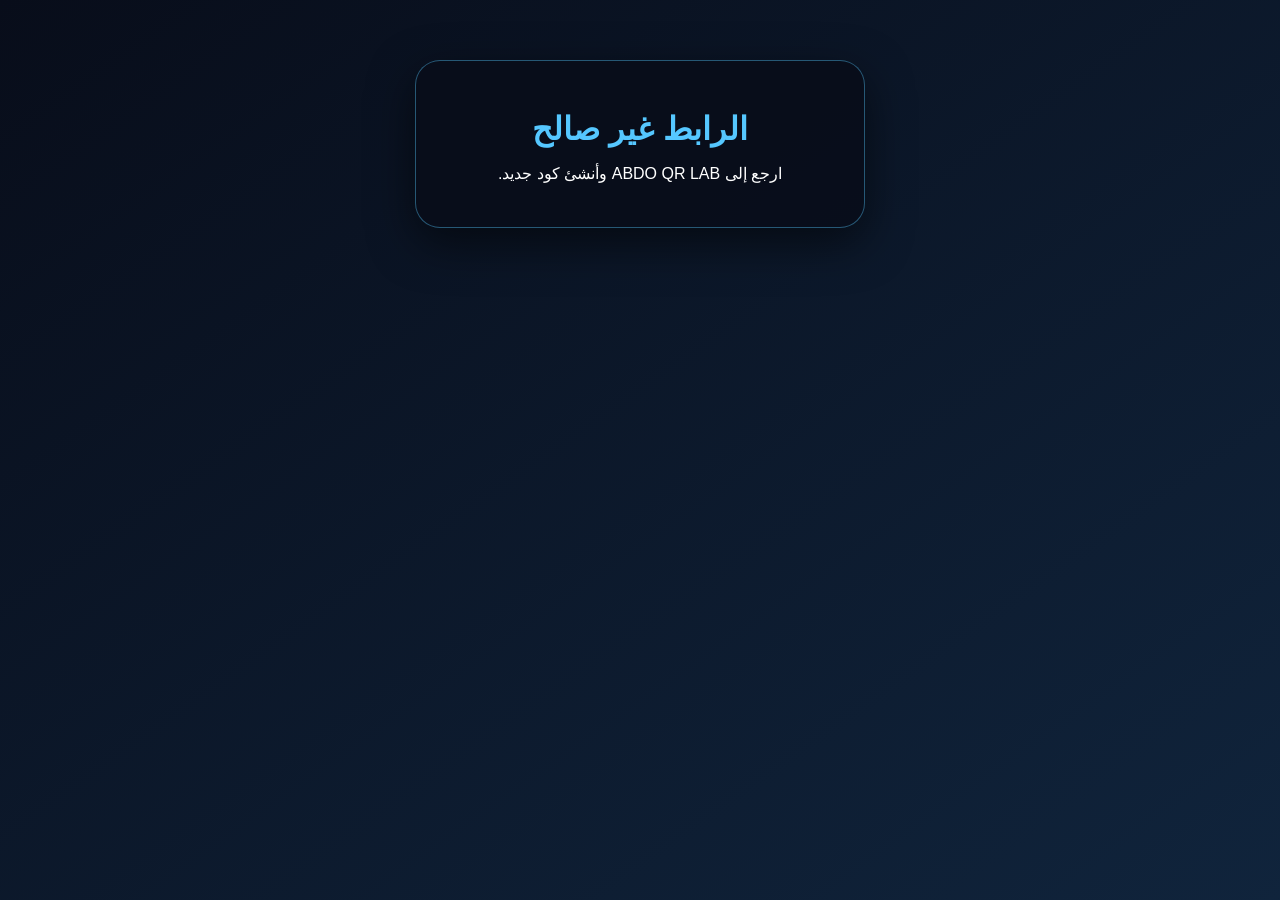
<file: sections/apps/abdo-qr-lab/profile.html>
<!DOCTYPE html>
<html lang="ar" dir="rtl">
<head>
<meta charset="UTF-8">
<meta name="viewport" content="width=device-width, initial-scale=1">
<title>بطاقتي الشخصية | ABDO QR LAB</title>
<style>
*{box-sizing:border-box}
body{
 margin:0;padding:25px 15px;min-height:100vh;
 font-family:Arial,sans-serif;color:white;
 background:linear-gradient(145deg,#080d1a,#10243c);
}
.card{
 max-width:450px;margin:35px auto;padding:28px;
 text-align:center;background:rgba(8,13,26,.88);
 border:1px solid #55c7ff66;border-radius:25px;
 box-shadow:0 15px 45px #0008;
}
.avatar{
 width:85px;height:85px;border-radius:50%;
 margin:auto;background:#132c42;color:#55c7ff;
 display:grid;place-items:center;font-size:35px;
 border:2px solid #55c7ff;
}
h1{color:#55c7ff;margin-bottom:8px}
#links{display:grid;gap:12px;margin-top:25px}
a{
 display:block;padding:14px;border-radius:12px;
 background:#142b40;color:white;text-decoration:none;
 border:1px solid #55c7ff55;font-weight:bold;
}
a:hover{background:#55c7ff;color:#06111e}
.phone{color:#c5d5e2;margin:15px 0}
.small{color:#8299ad;font-size:12px;margin-top:25px}
</style>
</head>
<body>
<div class="card">
 <div class="avatar">A</div>
 <h1 id="name">البطاقة الشخصية</h1>
 <div class="phone" id="phone"></div>
 <div id="links"></div>
 <p class="small">تم إنشاء البطاقة بواسطة ABDO QR LAB</p>
</div>

<script>
function decodeData(){
 try{
  const encoded=location.hash.slice(1)
   .replace(/-/g,"+").replace(/_/g,"/");
  if(!encoded)throw Error();
  const json=decodeURIComponent(escape(atob(encoded)));
  return JSON.parse(json);
 }catch(e){return null;}
}

const data=decodeData();

if(!data || !data.n){
 document.querySelector(".card").innerHTML=
  "<h1>الرابط غير صالح</h1><p>ارجع إلى ABDO QR LAB وأنشئ كود جديد.</p>";
}else{
 document.getElementById("name").textContent=data.n;
 document.getElementById("phone").textContent=data.p||"";

 const links=document.getElementById("links");

 function addLink(label,url){
  if(!url)return;
  const a=document.createElement("a");
  a.textContent=label;
  a.href=url;
  a.target="_blank";
  a.rel="noopener noreferrer";
  links.appendChild(a);
 }

 addLink("اتصال هاتفي","tel:"+encodeURIComponent(data.p||""));
 addLink("WhatsApp",data.wa?
  "https://wa.me/"+data.wa:"");
 addLink("TikTok",data.tt);
 addLink("Instagram",data.ig);
 addLink("Facebook",data.fb);
 addLink("Telegram",data.tg);
}
</script>
</body>
</html>
</file>
<file: style.css>
* {
    margin: 0;
    padding: 0;
    box-sizing: border-box;
}

body {
    font-family: sans-serif;
    background: #080d1a;
    color: white;
    min-height: 100vh;
    display: flex;
    justify-content: center;
    align-items: center;
    text-align: center;
    padding: 24px;
}

h1 {
    font-size: 32px;
    color: #55c7ff;
    margin-bottom: 20px;
}

p {
    font-size: 17px;
    color: #c5cee0;
    line-height: 1.9;
    margin-bottom: 12px;
}

body {
    background:
        linear-gradient(rgba(5, 10, 25, 0.55), rgba(5, 10, 25, 0.75)),
        url("background.png") center center / cover no-repeat fixed;
}


.container {
    width: 100%;
    max-width: 520px;
    padding: 24px 20px;
    background: rgba(8, 13, 26, 0.78);
    border: 1px solid rgba(85, 199, 255, 0.35);
    border-radius: 24px;
    backdrop-filter: blur(10px);
}

.navbar {
    display: flex;
    justify-content: space-between;
    align-items: center;
    margin-bottom: 55px;
}

.logo {
    color: white;
    font-size: 24px;
    font-weight: bold;
    text-decoration: none;
}

.logo span,
.hero h1 span {
    color: #55c7ff;
}

.nav-link {
    color: #d4eaff;
    text-decoration: none;
}

.hero {
    padding: 10px 0 35px;
}

.welcome {
    color: #55c7ff;
    margin-bottom: 12px;
}

.hero h1 {
    font-size: 48px;
    margin-bottom: 8px;
}

.hero h2 {
    font-size: 21px;
    margin-bottom: 18px;
}

.description {
    line-height: 2;
    margin-bottom: 25px;
}

.buttons {
    display: flex;
    flex-wrap: wrap;
    justify-content: center;
    gap: 12px;
}

.btn {
    padding: 13px 18px;
    border-radius: 12px;
    text-decoration: none;
    font-weight: bold;
}

.primary {
    color: #07111f;
    background: #55c7ff;
}

.secondary {
    color: white;
    border: 1px solid #55c7ff;
}

.info {
    padding: 20px 0;
    border-top: 1px solid #ffffff25;
    line-height: 1.9;
}

.info h2 {
    color: #55c7ff;
    margin-bottom: 8px;
}

footer {
    padding-top: 20px;
    color: #b9c6da;
    font-size: 13px;
}

@media (max-width: 380px) {
    .hero h1 {
        font-size: 38px;
    }

    .navbar {
        margin-bottom: 35px;
    }
}


html {
    scroll-behavior: smooth;
}

.btn {
    transition: transform 0.2s ease, box-shadow 0.2s ease;
}

.btn:hover {
    transform: translateY(-3px);
    box-shadow: 0 8px 24px #168bff55;
}

.primary:hover {
    background: #8bdcff;
}

.secondary:hover {
    background: #55c7ff22;
}

.logo {
    transition: color 0.2s ease;
}

.logo:hover {
    color: #55c7ff;
}

.info {
    scroll-margin-top: 20px;
}


.project-grid {
    display: grid;
    grid-template-columns: 1fr;
    gap: 16px;
    margin-top: 22px;
}

.project-card {
    padding: 20px;
    text-align: right;
    background: rgba(18, 31, 53, 0.82);
    border: 1px solid rgba(85, 199, 255, 0.25);
    border-radius: 18px;
    transition: transform 0.25s ease, border-color 0.25s ease;
}

.project-card:hover {
    transform: translateY(-4px);
    border-color: #55c7ff;
}

.project-icon {
    display: inline-block;
    font-size: 30px;
    margin-bottom: 10px;
}

.project-card h3 {
    color: #ffffff;
    margin: 5px 0 10px;
}

.project-card p {
    color: #c4d2e6;
    line-height: 1.8;
    font-size: 14px;
}

.project-tag {
    display: inline-block;
    margin-top: 8px;
    padding: 5px 10px;
    color: #75d4ff;
    background: #55c7ff18;
    border-radius: 8px;
    font-size: 12px;
}


@keyframes fadeUp {
    from {
        opacity: 0;
        transform: translateY(20px);
    }
    to {
        opacity: 1;
        transform: translateY(0);
    }
}

.navbar {
    animation: fadeUp 0.6s ease both;
}

.hero {
    animation: fadeUp 0.8s ease both;
}

.info {
    animation: fadeUp 1s ease both;
}

.project-card {
    animation: fadeUp 0.7s ease both;
}

.project-card:nth-child(2) {
    animation-delay: 0.12s;
}

.project-card:nth-child(3) {
    animation-delay: 0.24s;
}

@media (prefers-reduced-motion: reduce) {
    *, *::before, *::after {
        animation: none !important;
        transition: none !important;
        scroll-behavior: auto !important;
    }
}


/* تحسين العرض على الموبايل */
* {
    box-sizing: border-box;
}

body {
    min-height: 100vh;
    padding: 16px;
}

.container {
    width: 100%;
    max-width: 520px;
    margin: auto;
}

img {
    max-width: 100%;
    height: auto;
}

.project-grid {
    grid-template-columns: 1fr;
}

.btn {
    display: inline-block;
    max-width: 100%;
    text-align: center;
}

@media (max-width: 360px) {
    body {
        padding: 8px;
    }

    .container {
        padding: 18px 14px;
    }

    .hero h1 {
        font-size: 34px;
    }

    .buttons {
        flex-direction: column;
    }

    .btn {
        width: 100%;
    }
}


.navbar {
    position: sticky;
    top: 10px;
    z-index: 10;
    padding: 12px 14px;
    background: rgba(8, 13, 26, 0.92);
    border: 1px solid rgba(85, 199, 255, 0.2);
    border-radius: 14px;
    backdrop-filter: blur(12px);
}


.whatsapp {
    display: inline-block;
    margin-top: 14px;
    color: #ffffff;
    background: #25D366;
    border: 1px solid #25D366;
    box-shadow: 0 5px 20px #25D36630;
    transition: transform 0.2s ease, box-shadow 0.2s ease;
}

.whatsapp:hover {
    background: #1ebe5d;
    transform: translateY(-3px);
    box-shadow: 0 8px 25px #25D36655;
}

.whatsapp:focus-visible {
    outline: 3px solid #ffffff;
    outline-offset: 4px;
}
</file>
<file: about-effects.css>
/* تطوير بصري لصفحة ABDO */
.about-page {
    max-width: 820px;
    position: relative;
    overflow: hidden;
    background: linear-gradient(145deg, rgba(8,18,38,.94), rgba(5,10,23,.91));
    box-shadow: 0 0 45px #168bff18, inset 0 0 35px #55c7ff08;
}

.about-page::before {
    content: "";
    position: absolute;
    width: 230px;
    height: 230px;
    top: 150px;
    right: -150px;
    border-radius: 50%;
    background: #168bff20;
    filter: blur(55px);
    pointer-events: none;
}

.profile-visual {
    gap: 18px;
    perspective: 800px;
}

.avatar, .monogram, .orb {
    position: relative;
    overflow: hidden;
    transition: transform .35s ease, box-shadow .35s ease;
}

.avatar {
    border: 2px solid #55c7ff;
    box-shadow: 0 0 18px #168bff55, inset 0 0 18px #55c7ff30;
}

.avatar::after, .monogram::after {
    content: "";
    position: absolute;
    inset: -70%;
    background: linear-gradient(115deg, transparent 42%, #ffffff40 50%, transparent 58%);
    transform: translateX(-65%) rotate(15deg);
    animation: abdoShine 5s ease-in-out infinite;
    pointer-events: none;
}

.monogram {
    background: linear-gradient(145deg, #1a4775, #091326 65%, #12365a);
    border: 1px solid #8bdcff;
    box-shadow: 7px 8px 0 #06101f, 0 0 28px #168bff35;
    transform: perspective(500px) rotateY(-12deg) rotateX(5deg);
}

.orb {
    box-shadow: inset -15px -12px 24px #0009, 0 0 35px #168bff55;
}

.bio-card {
    position: relative;
    background: linear-gradient(125deg, #12233bdc, #0a1426ed);
    border-color: #55c7ff35;
    box-shadow: 0 8px 25px #0002;
    transition: transform .25s ease, border-color .25s ease, box-shadow .25s ease;
}

.bio-card:hover {
    transform: translateY(-3px);
    border-color: #55c7ff99;
    box-shadow: 0 12px 30px #168bff18;
}

.detail {
    transition: background .25s ease, transform .25s ease;
}

.detail:hover {
    background: #1b3555;
    transform: translateY(-2px);
}

.skill {
    transition: transform .2s ease, background .2s ease;
}

.skill:hover {
    transform: translateY(-3px);
    background: #55c7ff28;
}

.profile-name {
    text-shadow: 0 0 25px #168bff35;
}

@keyframes abdoShine {
    0%, 65%, 100% { transform: translateX(-65%) rotate(15deg); }
    30% { transform: translateX(65%) rotate(15deg); }
}

@media (max-width: 420px) {
    .profile-visual { gap: 10px; }
    .bio-card { margin-top: 15px; }
}

@media (prefers-reduced-motion: reduce) {
    .avatar, .monogram, .orb, .bio-card, .detail, .skill {
        animation: none !important;
        transition: none !important;
    }
    .avatar::after, .monogram::after { animation: none !important; }
}
</file>
